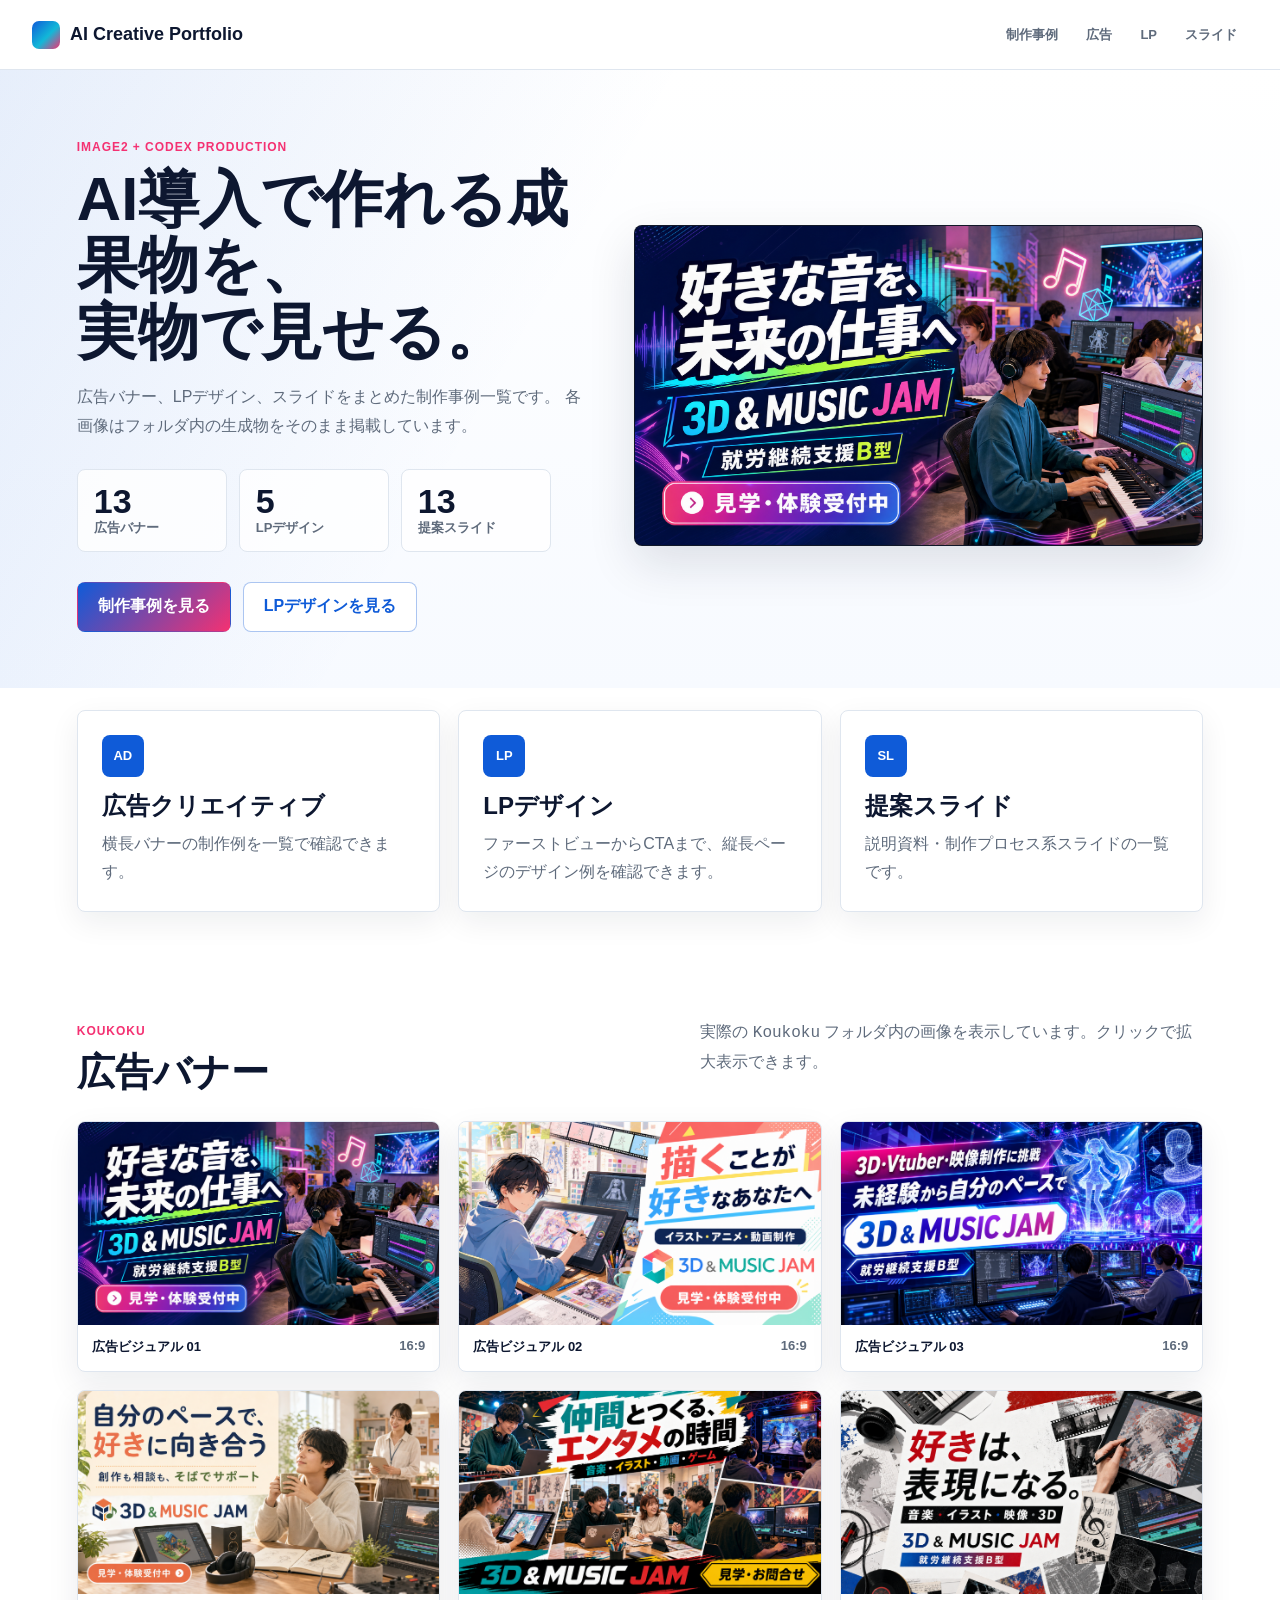
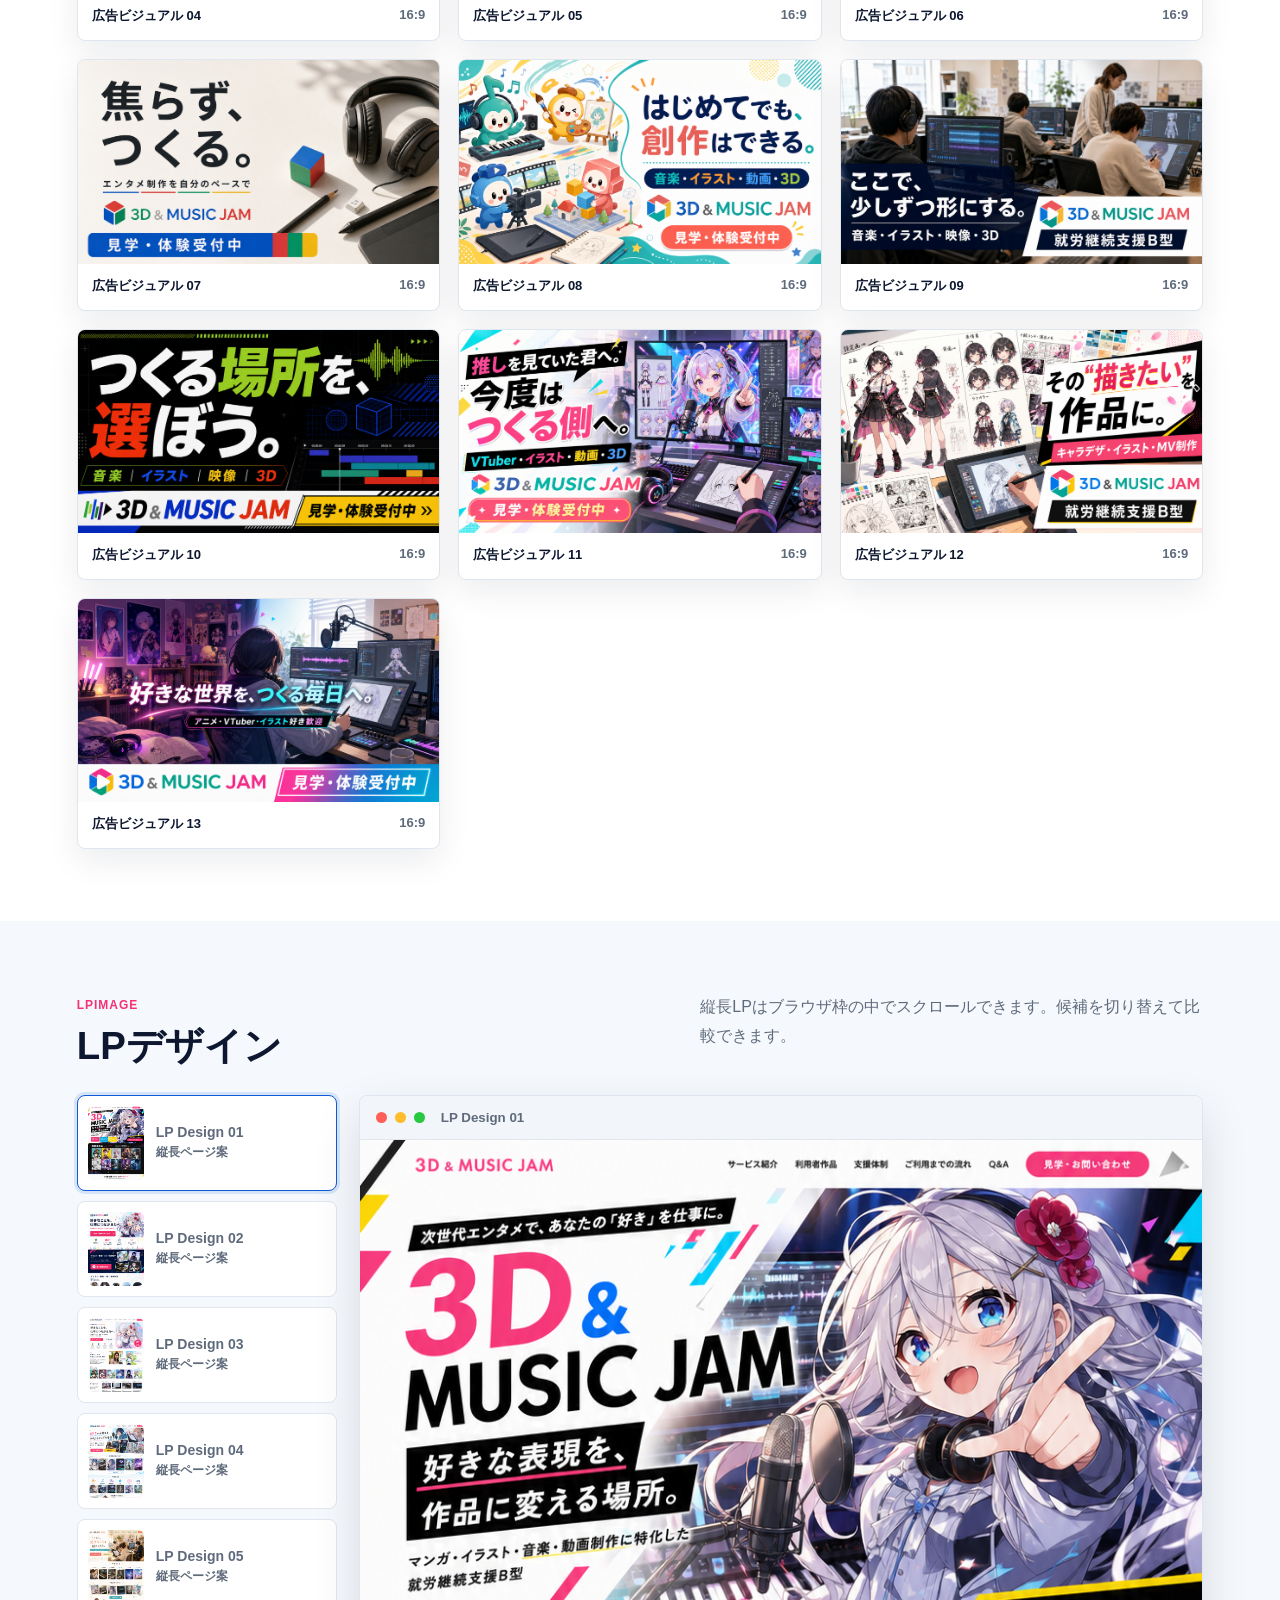
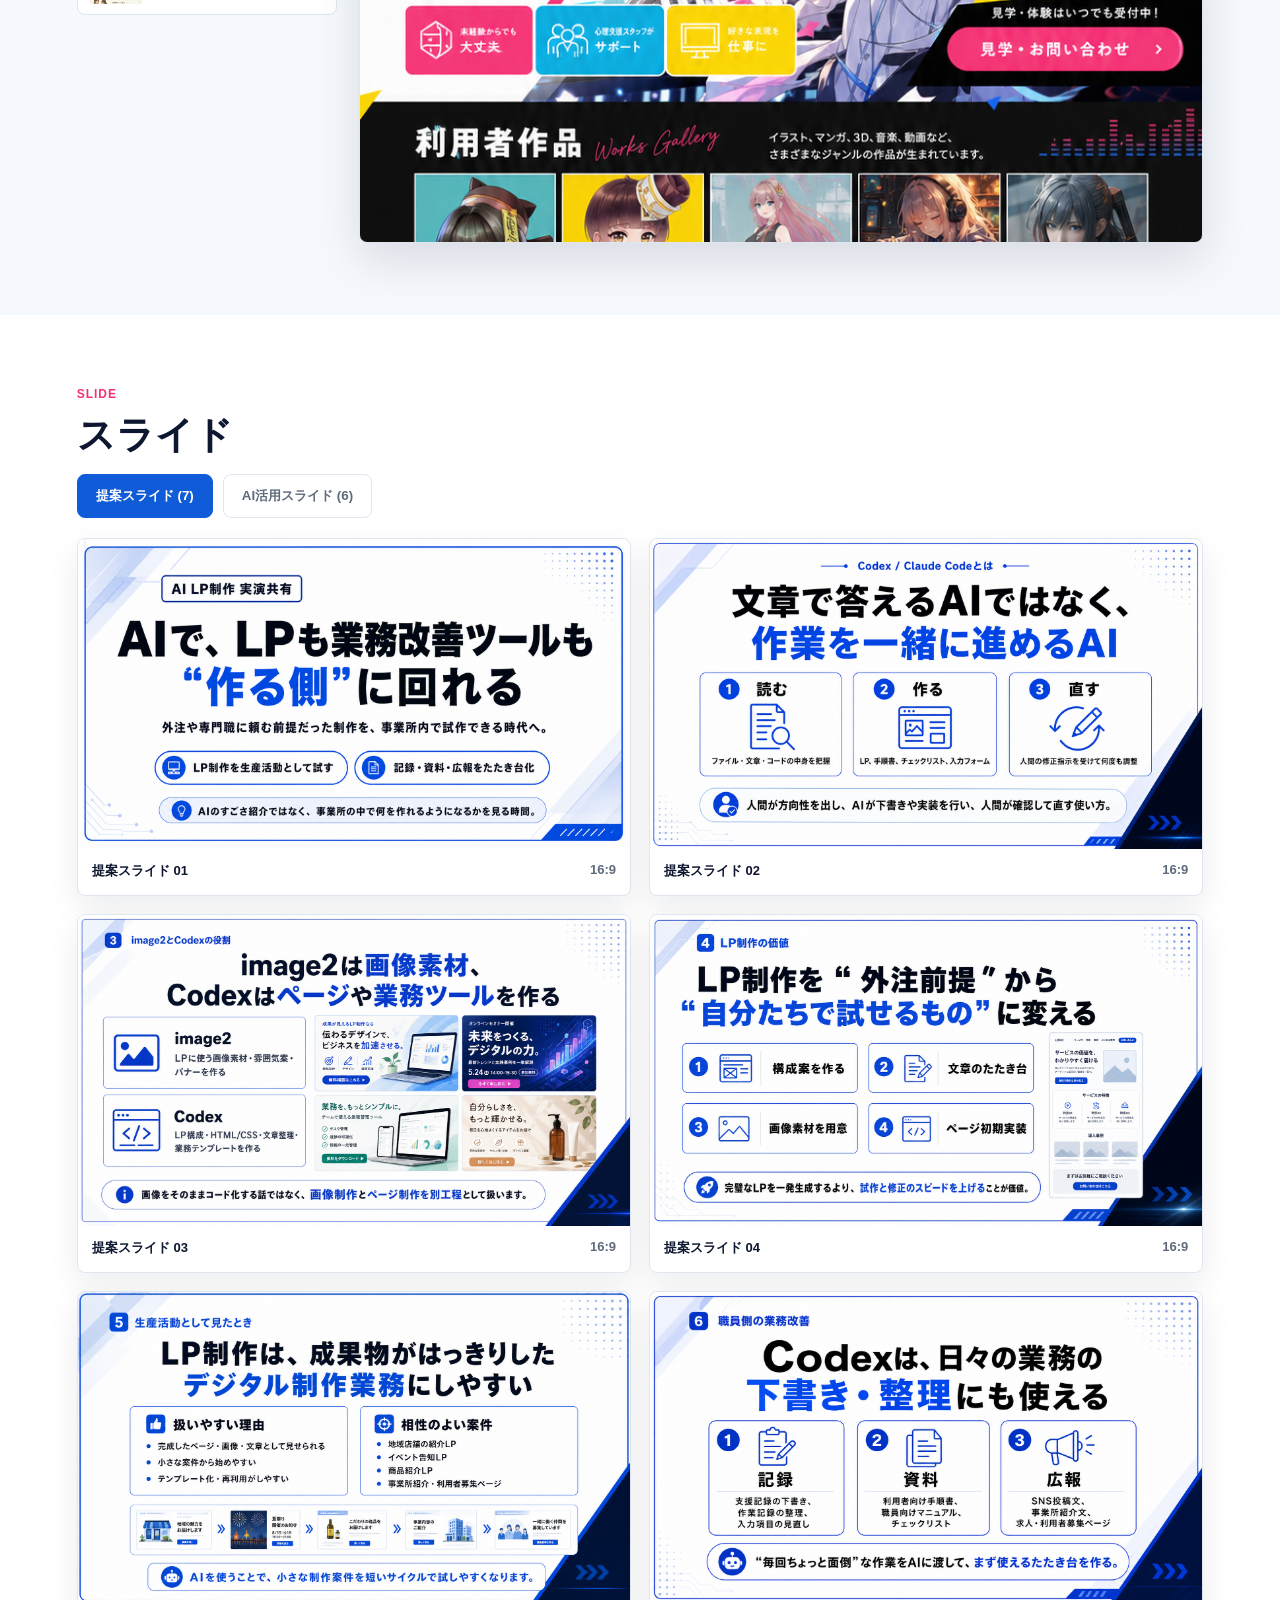
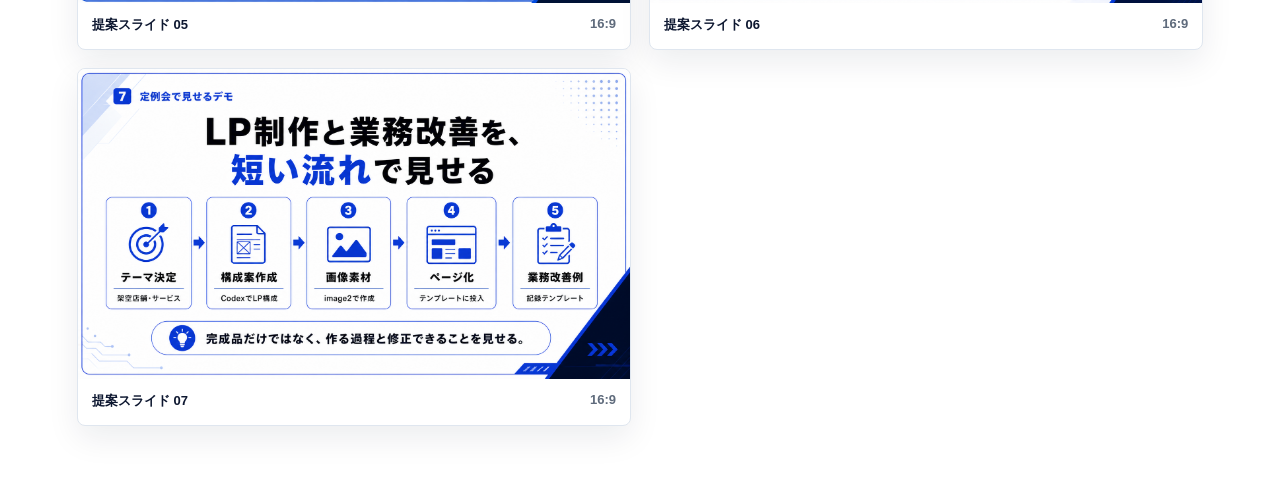
<file: index.html>
<!doctype html>
<html lang="ja">
  <head>
    <meta charset="utf-8" />
    <meta name="viewport" content="width=device-width, initial-scale=1" />
    <title>AI Creative Portfolio | 生成成果物プレビュー</title>
    <link rel="stylesheet" href="./styles.css" />
  </head>
  <body>
    <header class="site-header">
      <a class="brand" href="#top" aria-label="AI Creative Portfolio">
        <span class="brand-mark"></span>
        <span>AI Creative Portfolio</span>
      </a>
      <nav class="nav" aria-label="ページ内ナビゲーション">
        <a href="#works">制作事例</a>
        <a href="#ads">広告</a>
        <a href="#lp">LP</a>
        <a href="#slides">スライド</a>
      </nav>
    </header>

    <main id="top">
      <section class="hero">
        <div class="hero-copy">
          <p class="eyebrow">Image2 + Codex Production</p>
          <h1>
            <span>AI導入で作れる成果物を、</span>
            <span>実物で見せる。</span>
          </h1>
          <p class="lead">
            広告バナー、LPデザイン、スライドをまとめた制作事例一覧です。
            各画像はフォルダ内の生成物をそのまま掲載しています。
          </p>
          <div class="proof-grid" aria-label="成果物数">
            <div>
              <strong>13</strong>
              <span>広告バナー</span>
            </div>
            <div>
              <strong>5</strong>
              <span>LPデザイン</span>
            </div>
            <div>
              <strong>13</strong>
              <span>提案スライド</span>
            </div>
          </div>
          <div class="hero-actions">
            <a class="button primary" href="#works">制作事例を見る</a>
            <a class="button secondary" href="#lp">LPデザインを見る</a>
          </div>
        </div>

        <figure class="hero-visual">
          <img
            src="./Koukoku/ig_0d5743337ded92db016a002f4cf4f08191a73c2a82276c348d.png"
            alt="3D & MUSIC JAMの広告バナー生成例"
          />
        </figure>
      </section>

      <section class="overview" id="works" aria-label="制作カテゴリ">
        <article>
          <span class="category-icon">AD</span>
          <h2>広告クリエイティブ</h2>
          <p>横長バナーの制作例を一覧で確認できます。</p>
        </article>
        <article>
          <span class="category-icon">LP</span>
          <h2>LPデザイン</h2>
          <p>ファーストビューからCTAまで、縦長ページのデザイン例を確認できます。</p>
        </article>
        <article>
          <span class="category-icon">SL</span>
          <h2>提案スライド</h2>
          <p>説明資料・制作プロセス系スライドの一覧です。</p>
        </article>
      </section>

      <section class="section" id="ads">
        <div class="section-head">
          <div>
            <p class="eyebrow">Koukoku</p>
            <h2>広告バナー</h2>
          </div>
          <p>
            実際の <code>Koukoku</code> フォルダ内の画像を表示しています。クリックで拡大表示できます。
          </p>
        </div>
        <div class="ad-grid" id="adGrid"></div>
      </section>

      <section class="section split-section" id="lp">
        <div class="section-head">
          <div>
            <p class="eyebrow">LPImage</p>
            <h2>LPデザイン</h2>
          </div>
          <p>
            縦長LPはブラウザ枠の中でスクロールできます。候補を切り替えて比較できます。
          </p>
        </div>
        <div class="lp-workspace">
          <aside class="lp-selector" id="lpList" aria-label="LP候補一覧"></aside>
          <div class="browser-frame">
            <div class="browser-bar">
              <span></span><span></span><span></span>
              <small id="lpName">LP Design 01</small>
            </div>
            <div class="lp-scroll">
              <img id="lpPreview" alt="選択中のLPデザイン" />
            </div>
          </div>
        </div>
      </section>

      <section class="section" id="slides">
        <div class="section-head compact-section-head">
          <div>
            <p class="eyebrow">Slide</p>
            <h2>スライド</h2>
          </div>
        </div>
        <div class="slide-tab-bar" id="slideDeckTabs" aria-label="スライド種別"></div>
        <div class="slide-grid" id="slideRail"></div>
      </section>

    </main>

    <dialog class="lightbox" id="lightbox">
      <button class="icon-button" id="closeLightbox" aria-label="閉じる">×</button>
      <img id="lightboxImage" alt="" />
      <p id="lightboxCaption"></p>
    </dialog>

    <script src="./script.js"></script>
  </body>
</html>
</file>
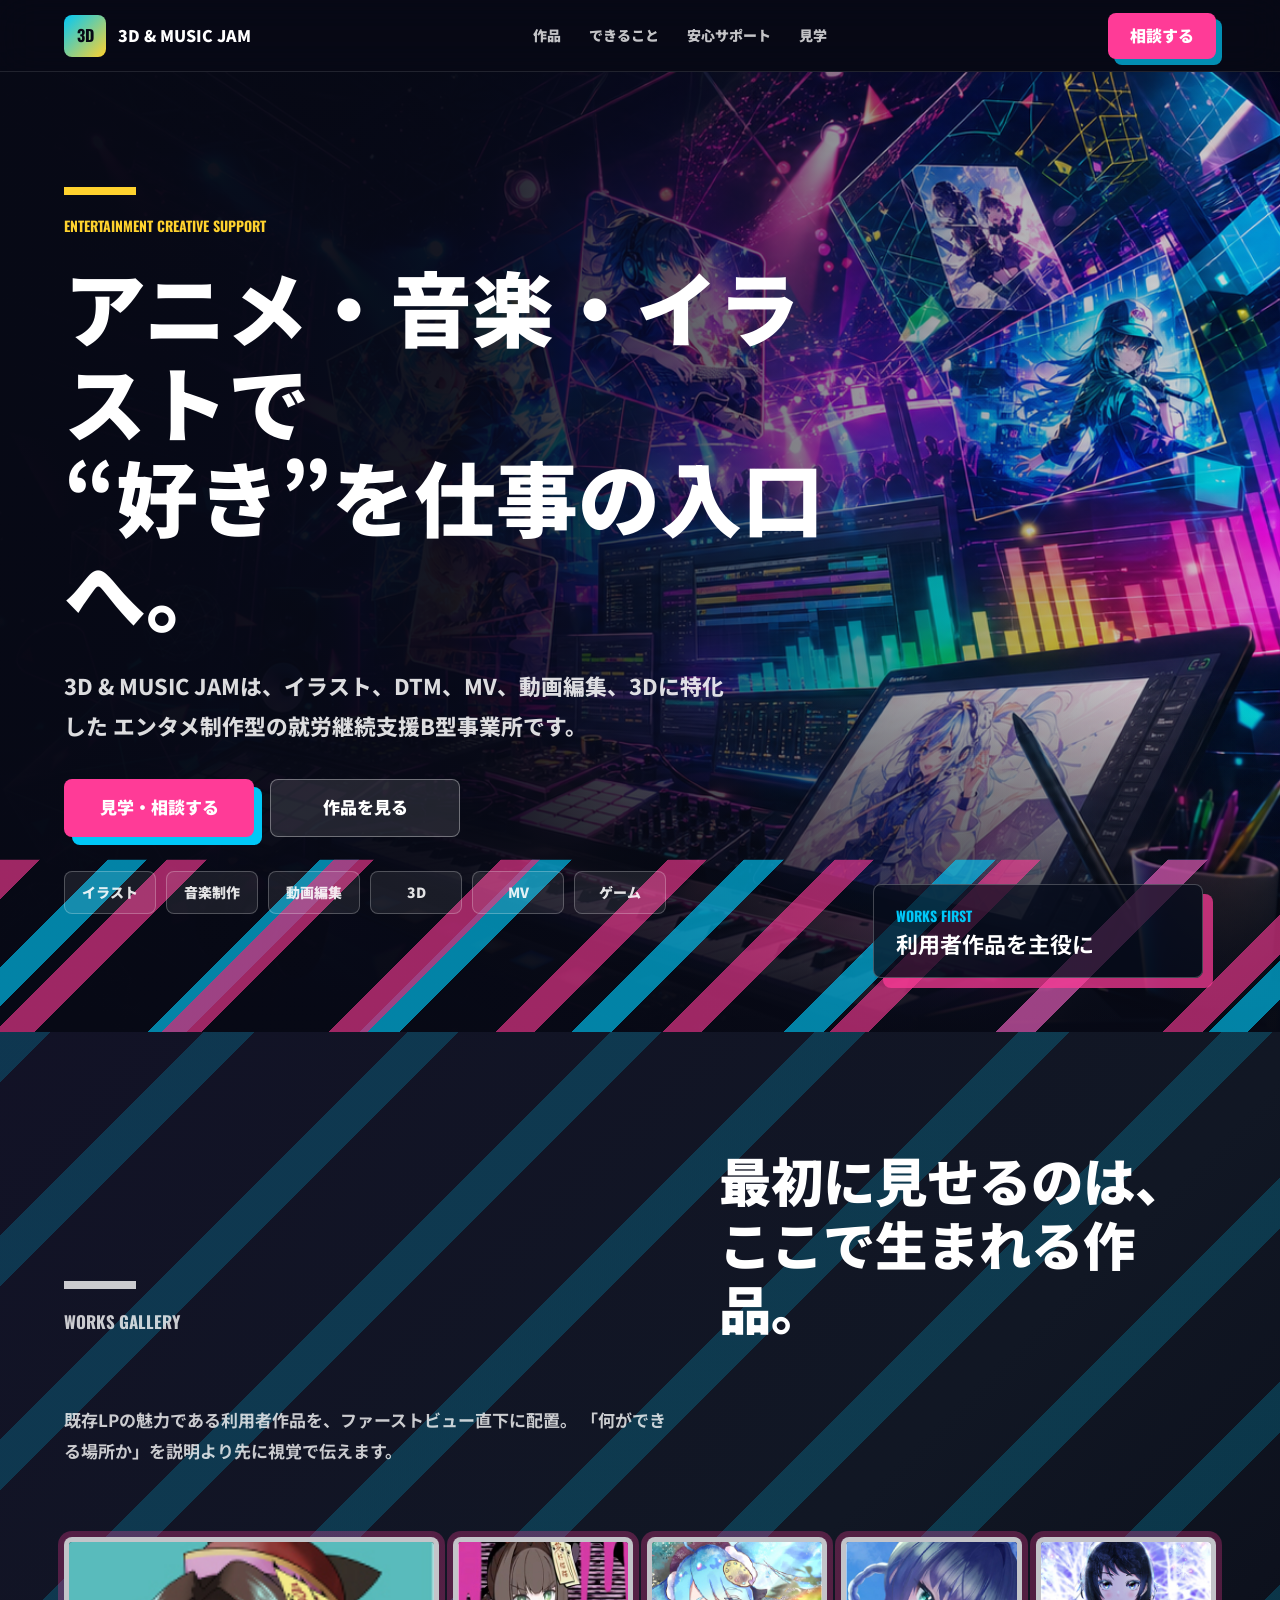
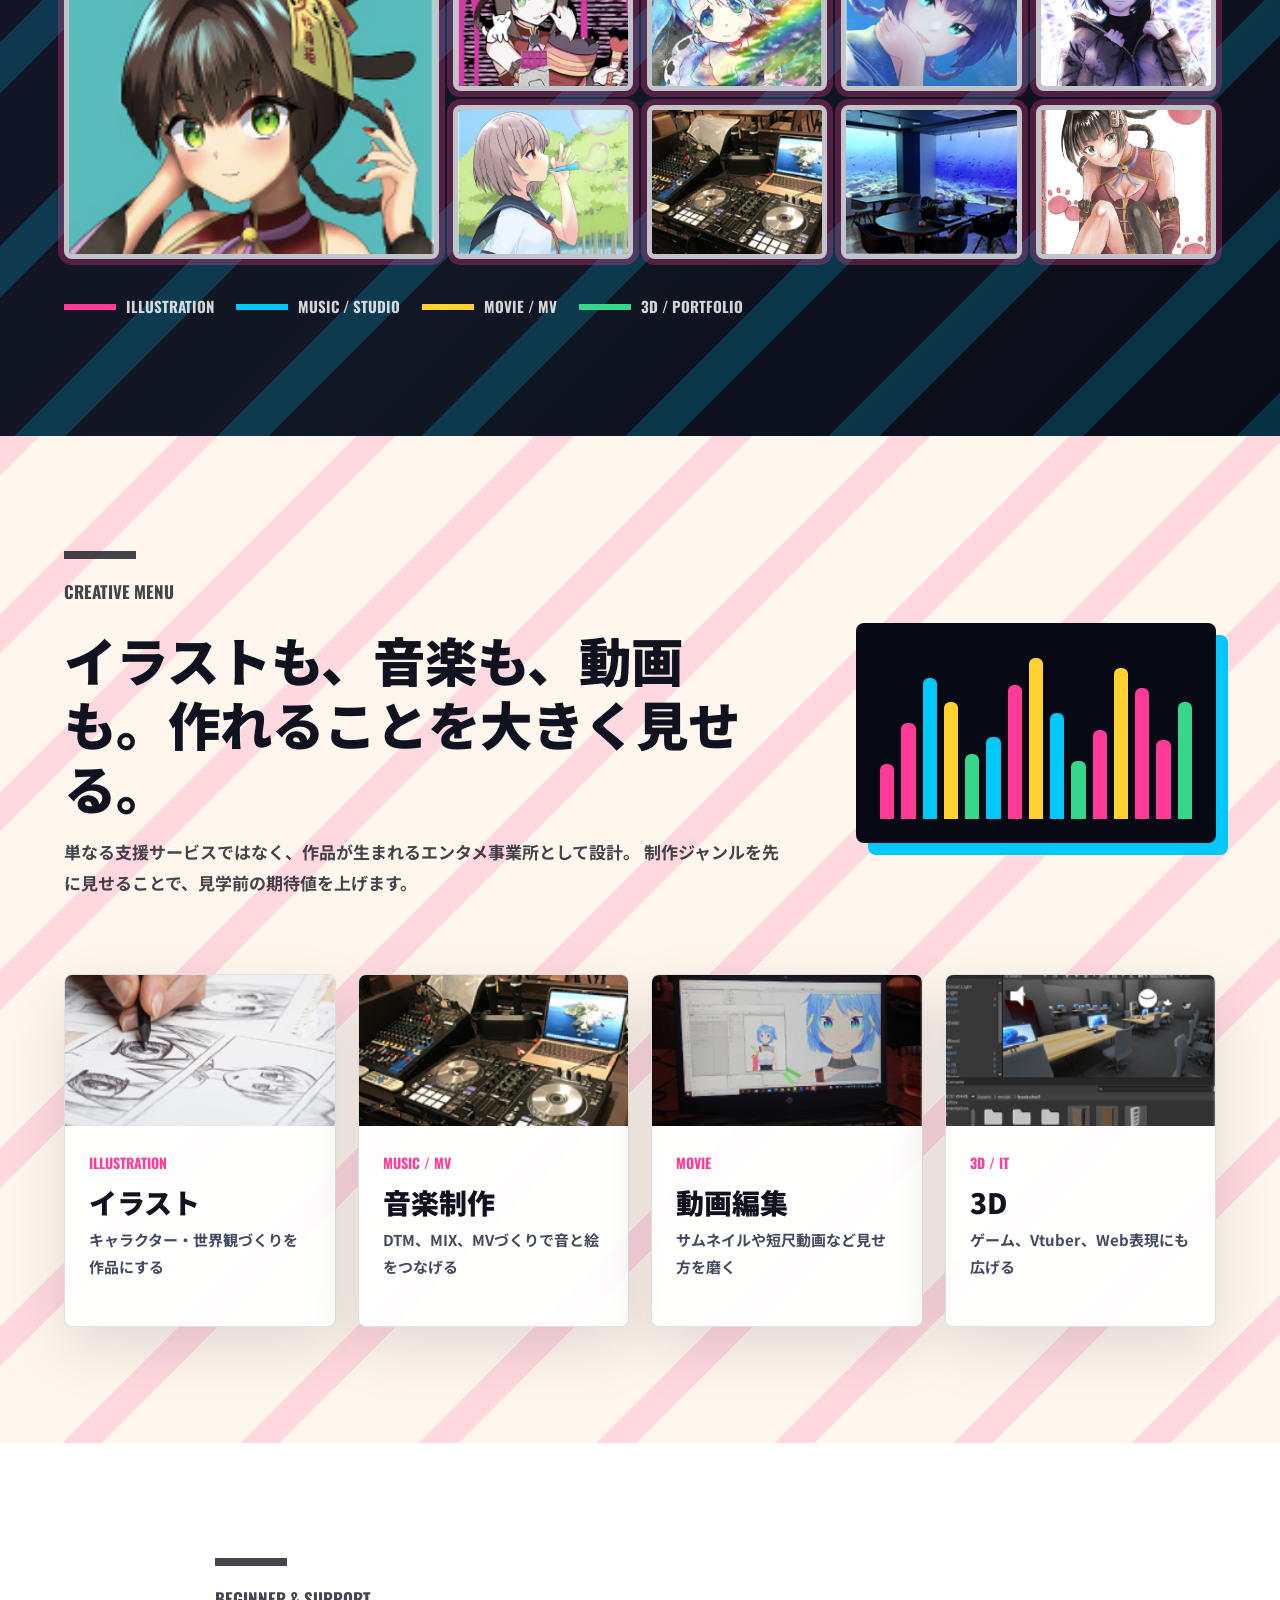
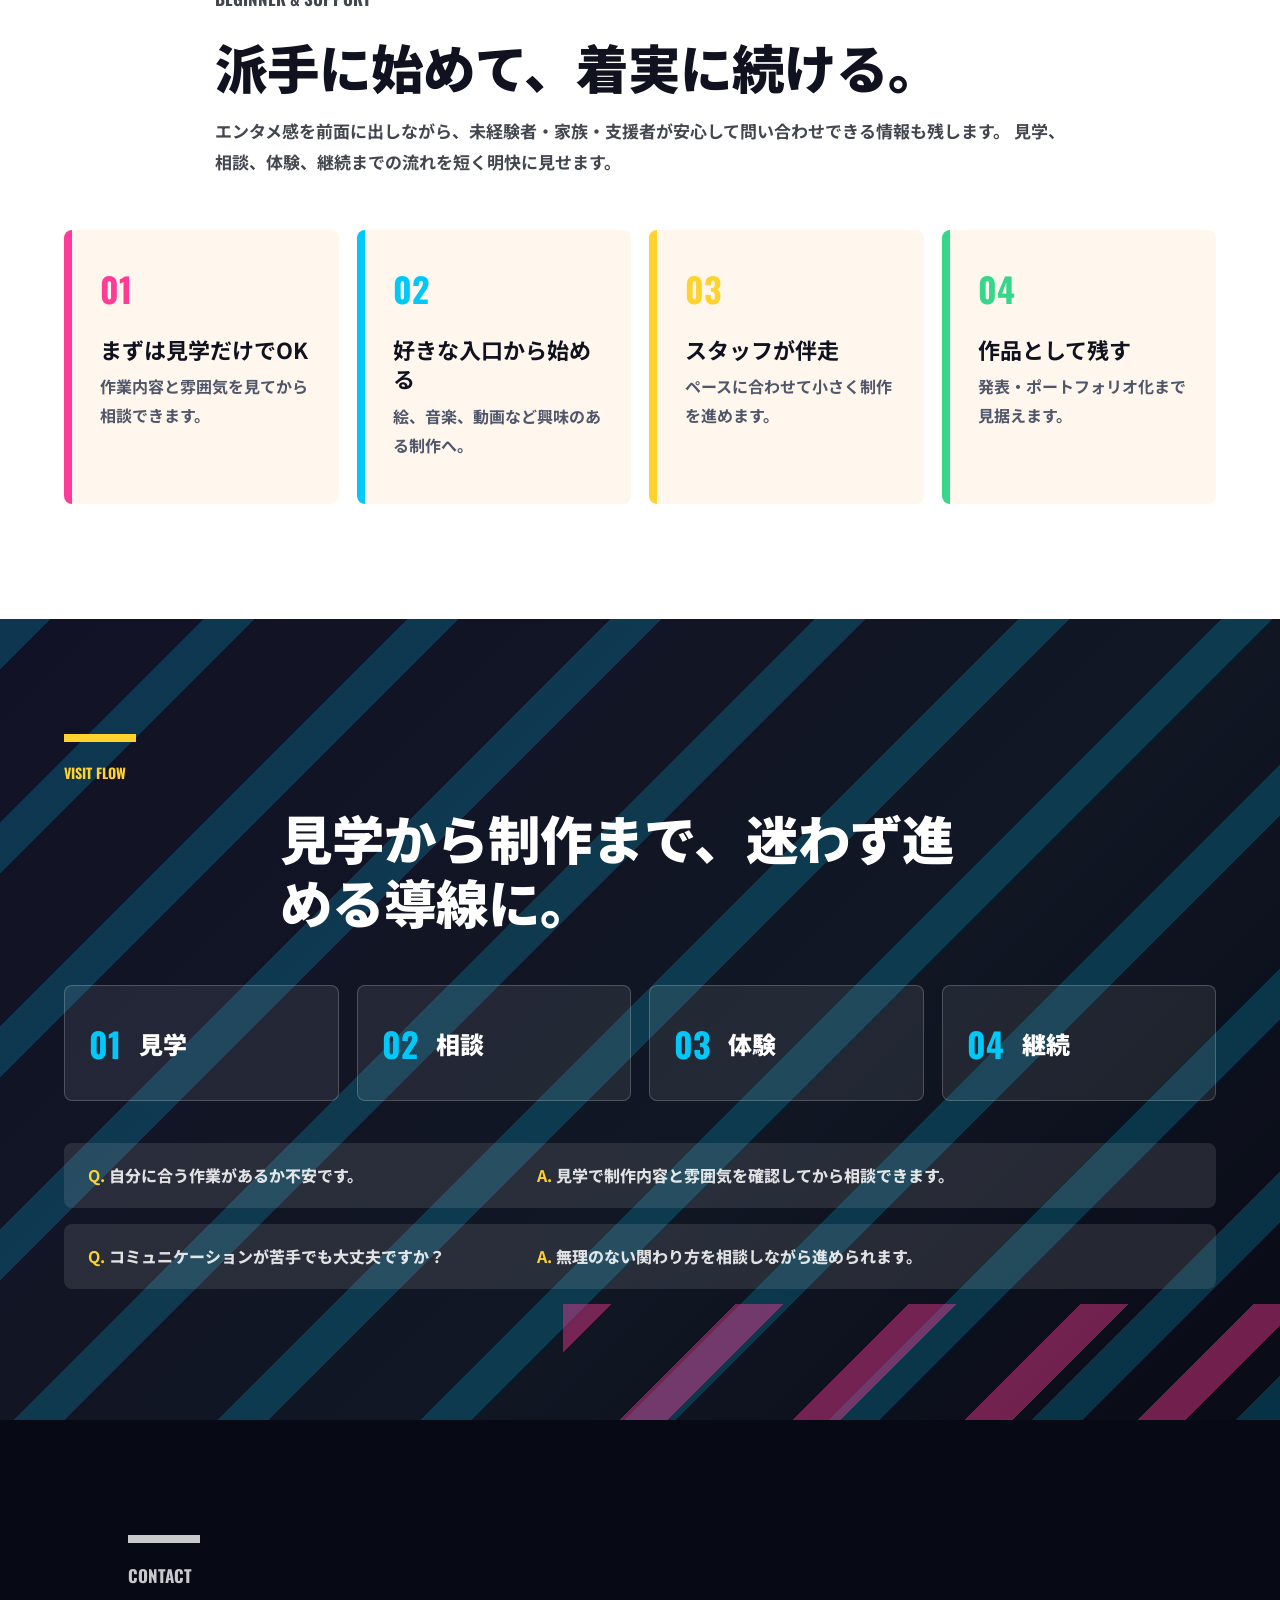
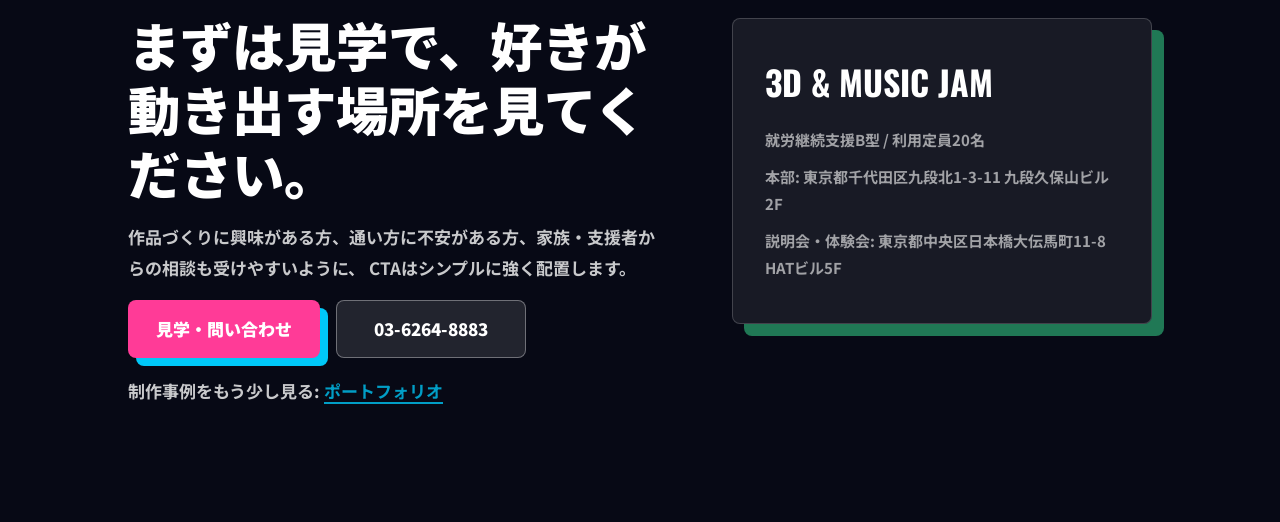
<file: lp/index.html>
<!doctype html>
<html lang="ja">
  <head>
    <meta charset="utf-8">
    <meta name="viewport" content="width=device-width, initial-scale=1">
    <title>3D & MUSIC JAM | エンタメ制作型 就労継続支援B型</title>
    <meta
      name="description"
      content="3D & MUSIC JAMは、イラスト・音楽制作・動画編集・3D・MV制作に取り組めるエンタメ制作型の就労継続支援B型事業所です。"
    >
    <link rel="preconnect" href="https://fonts.googleapis.com">
    <link rel="preconnect" href="https://fonts.gstatic.com" crossorigin>
    <link
      href="https://fonts.googleapis.com/css2?family=Noto+Sans+JP:wght@500;700;900&family=Oswald:wght@600;700&display=swap"
      rel="stylesheet"
    >
    <link rel="stylesheet" href="./styles.css">
  </head>
  <body>
    <header class="site-header">
      <a class="brand" href="#top" aria-label="3D & MUSIC JAM トップへ">
        <span class="brand-mark">3D</span>
        <span>3D & MUSIC JAM</span>
      </a>
      <nav class="site-nav" aria-label="主要ナビゲーション">
        <a href="#works">作品</a>
        <a href="#creative">できること</a>
        <a href="#support">安心サポート</a>
        <a href="#contact">見学</a>
      </nav>
      <a class="header-cta" href="#contact">相談する</a>
    </header>

    <main id="top">
      <section class="hero" aria-labelledby="hero-title">
        <img
          class="hero-bg"
          src="./assets/hero-entertainment-image2.png"
          alt=""
          aria-hidden="true"
        >
        <div class="hero-shade" aria-hidden="true"></div>
        <div class="hero-grid" aria-hidden="true"></div>
        <div class="hero-inner">
          <p class="eyebrow">ENTERTAINMENT CREATIVE SUPPORT</p>
          <h1 id="hero-title">アニメ・音楽・イラストで<br>“好き”を仕事の入口へ。</h1>
          <p class="hero-lead">
            3D & MUSIC JAMは、イラスト、DTM、MV、動画編集、3Dに特化した
            エンタメ制作型の就労継続支援B型事業所です。
          </p>
          <div class="hero-actions">
            <a class="button button-primary" href="#contact">見学・相談する</a>
            <a class="button button-ghost" href="#works">作品を見る</a>
          </div>
          <ul class="hero-tags" aria-label="制作ジャンル">
            <li>イラスト</li>
            <li>音楽制作</li>
            <li>動画編集</li>
            <li>3D</li>
            <li>MV</li>
            <li>ゲーム</li>
          </ul>
        </div>
        <div class="hero-proof" aria-label="LP改良ポイント">
          <span>WORKS FIRST</span>
          <strong>利用者作品を主役に</strong>
        </div>
      </section>

      <section id="works" class="section section-dark works-section" aria-labelledby="works-title">
        <div class="section-head">
          <p class="eyebrow cyan">WORKS GALLERY</p>
          <h2 id="works-title">最初に見せるのは、ここで生まれる作品。</h2>
          <p>
            既存LPの魅力である利用者作品を、ファーストビュー直下に配置。
            「何ができる場所か」を説明より先に視覚で伝えます。
          </p>
        </div>
        <div class="works-grid">
          <img class="work large" src="../assets/musicjam/pc_area04_1.jpg" alt="利用者作品のキャラクターイラスト">
          <img src="../assets/musicjam/pc_area04_2.jpg" alt="利用者作品のイラスト">
          <img src="../assets/musicjam/pc_area04_3.jpg" alt="利用者作品の水彩調イラスト">
          <img src="../assets/musicjam/pc_area04_4.jpg" alt="利用者作品のキャラクターイラスト">
          <img src="../assets/musicjam/pc_area04_5.jpg" alt="利用者作品の人物イラスト">
          <img src="../assets/musicjam/pc_area04_6.jpg" alt="利用者作品のキャラクターイラスト">
          <img src="../assets/musicjam/pc_area05_5.jpg" alt="音楽制作機材の写真">
          <img src="../assets/musicjam/pc_area05_9.jpg" alt="プロジェクション映像の作品例">
          <img src="../assets/musicjam/pc_area05_img2.jpg" alt="3D制作画面の写真">
        </div>
        <div class="legend">
          <span class="pink"></span>ILLUSTRATION
          <span class="cyan"></span>MUSIC / STUDIO
          <span class="yellow"></span>MOVIE / MV
          <span class="green"></span>3D / PORTFOLIO
        </div>
      </section>

      <section id="creative" class="section section-light" aria-labelledby="creative-title">
        <div class="split">
          <div>
            <p class="eyebrow pink">CREATIVE MENU</p>
            <h2 id="creative-title">イラストも、音楽も、動画も。作れることを大きく見せる。</h2>
            <p>
              単なる支援サービスではなく、作品が生まれるエンタメ事業所として設計。
              制作ジャンルを先に見せることで、見学前の期待値を上げます。
            </p>
          </div>
          <div class="signal-panel" aria-hidden="true">
            <span></span><span></span><span></span><span></span><span></span>
            <span></span><span></span><span></span><span></span><span></span>
            <span></span><span></span><span></span><span></span><span></span>
          </div>
        </div>
        <div class="menu-grid">
          <article class="menu-card">
            <img src="../assets/musicjam/pc_area05_1.jpg" alt="イラスト制作の作品例">
            <p>ILLUSTRATION</p>
            <h3>イラスト</h3>
            <span>キャラクター・世界観づくりを作品にする</span>
          </article>
          <article class="menu-card">
            <img src="../assets/musicjam/pc_area05_5.jpg" alt="音楽制作機材">
            <p>MUSIC / MV</p>
            <h3>音楽制作</h3>
            <span>DTM、MIX、MVづくりで音と絵をつなげる</span>
          </article>
          <article class="menu-card">
            <img src="../assets/musicjam/pc_area05_4.jpg" alt="動画編集のイメージ">
            <p>MOVIE</p>
            <h3>動画編集</h3>
            <span>サムネイルや短尺動画など見せ方を磨く</span>
          </article>
          <article class="menu-card">
            <img src="../assets/musicjam/pc_area05_7.jpg" alt="3D制作の画面">
            <p>3D / IT</p>
            <h3>3D</h3>
            <span>ゲーム、Vtuber、Web表現にも広げる</span>
          </article>
        </div>
      </section>

      <section id="support" class="section support-section" aria-labelledby="support-title">
        <div class="support-copy">
          <p class="eyebrow green">BEGINNER & SUPPORT</p>
          <h2 id="support-title">派手に始めて、着実に続ける。</h2>
          <p>
            エンタメ感を前面に出しながら、未経験者・家族・支援者が安心して問い合わせできる情報も残します。
            見学、相談、体験、継続までの流れを短く明快に見せます。
          </p>
        </div>
        <div class="steps">
          <article>
            <span>01</span>
            <h3>まずは見学だけでOK</h3>
            <p>作業内容と雰囲気を見てから相談できます。</p>
          </article>
          <article>
            <span>02</span>
            <h3>好きな入口から始める</h3>
            <p>絵、音楽、動画など興味のある制作へ。</p>
          </article>
          <article>
            <span>03</span>
            <h3>スタッフが伴走</h3>
            <p>ペースに合わせて小さく制作を進めます。</p>
          </article>
          <article>
            <span>04</span>
            <h3>作品として残す</h3>
            <p>発表・ポートフォリオ化まで見据えます。</p>
          </article>
        </div>
      </section>

      <section class="section section-dark flow-section" aria-labelledby="flow-title">
        <p class="eyebrow yellow">VISIT FLOW</p>
        <h2 id="flow-title">見学から制作まで、迷わず進める導線に。</h2>
        <div class="flow-row" aria-label="見学から継続までの流れ">
          <div><span>01</span>見学</div>
          <div><span>02</span>相談</div>
          <div><span>03</span>体験</div>
          <div><span>04</span>継続</div>
        </div>
        <div class="faq-strip">
          <p><strong>Q.</strong> 自分に合う作業があるか不安です。</p>
          <p><strong>A.</strong> 見学で制作内容と雰囲気を確認してから相談できます。</p>
        </div>
        <div class="faq-strip">
          <p><strong>Q.</strong> コミュニケーションが苦手でも大丈夫ですか？</p>
          <p><strong>A.</strong> 無理のない関わり方を相談しながら進められます。</p>
        </div>
      </section>

      <section id="contact" class="section cta-section" aria-labelledby="contact-title">
        <div>
          <p class="eyebrow cyan">CONTACT</p>
          <h2 id="contact-title">まずは見学で、好きが動き出す場所を見てください。</h2>
          <p>
            作品づくりに興味がある方、通い方に不安がある方、家族・支援者からの相談も受けやすいように、
            CTAはシンプルに強く配置します。
          </p>
          <div class="hero-actions">
            <a class="button button-primary" href="https://musicjam.jp/#contact">見学・問い合わせ</a>
            <a class="button button-ghost" href="tel:0362648883">03-6264-8883</a>
          </div>
          <p class="portfolio-note">
            制作事例をもう少し見る:
            <a href="https://kazushinishiyama.github.io/portfolio/" target="_blank" rel="noreferrer">
              ポートフォリオ
            </a>
          </p>
        </div>
        <div class="access-box">
          <h3>3D & MUSIC JAM</h3>
          <p>就労継続支援B型 / 利用定員20名</p>
          <p>本部: 東京都千代田区九段北1-3-11 九段久保山ビル2F</p>
          <p>説明会・体験会: 東京都中央区日本橋大伝馬町11-8 HATビル5F</p>
        </div>
      </section>
    </main>
  </body>
</html>
</file>
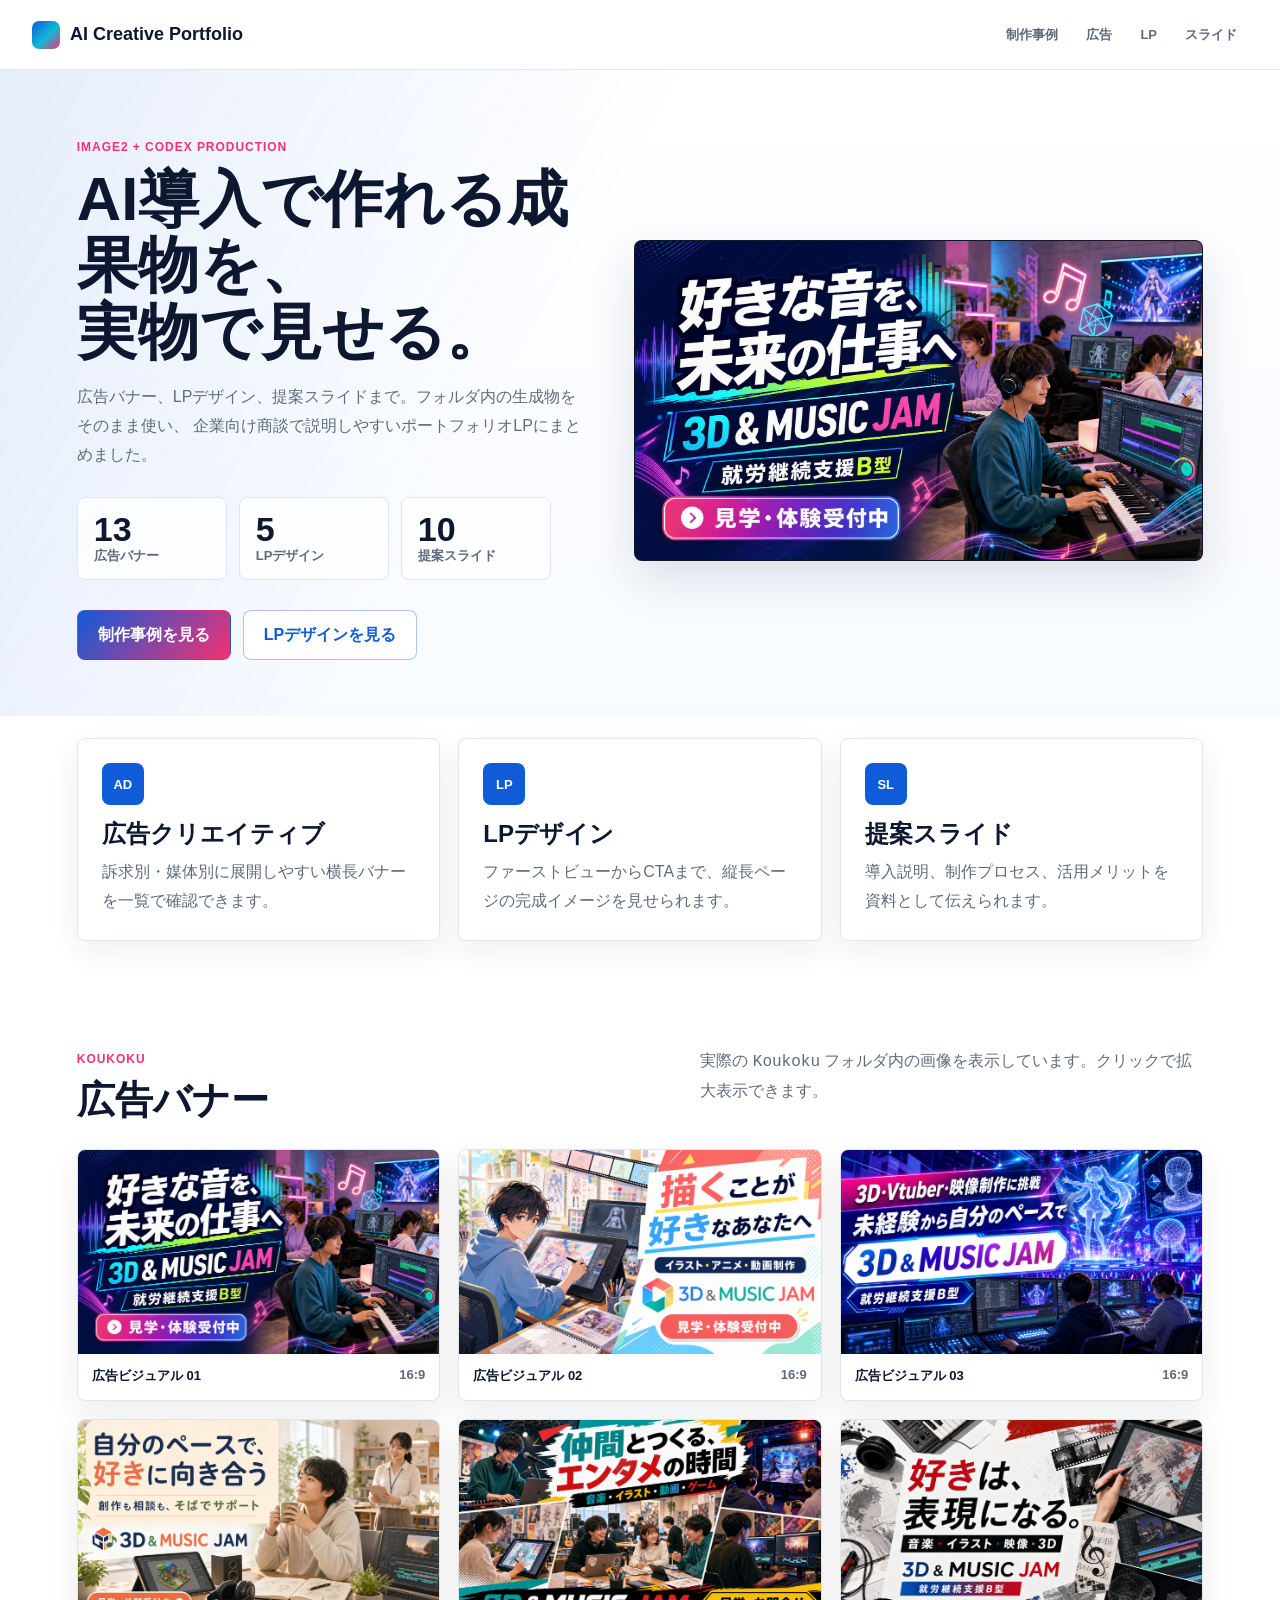
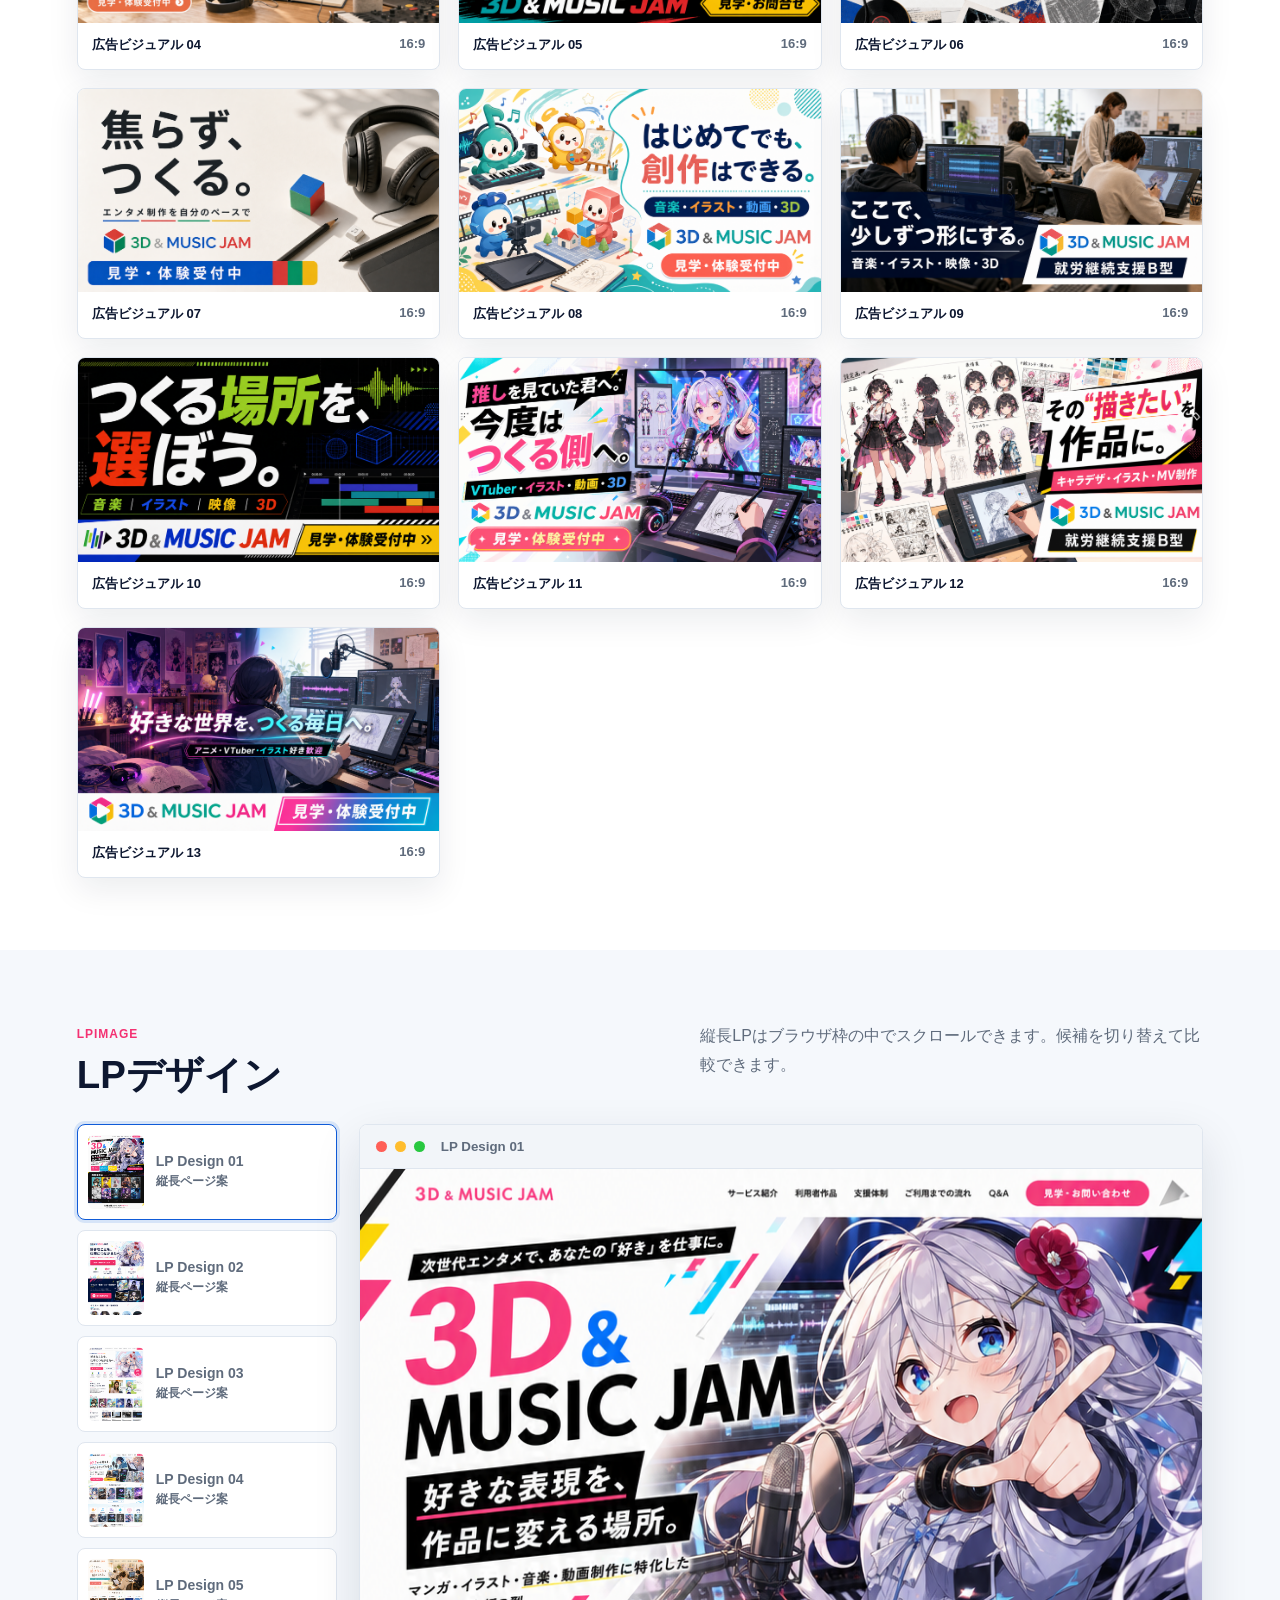
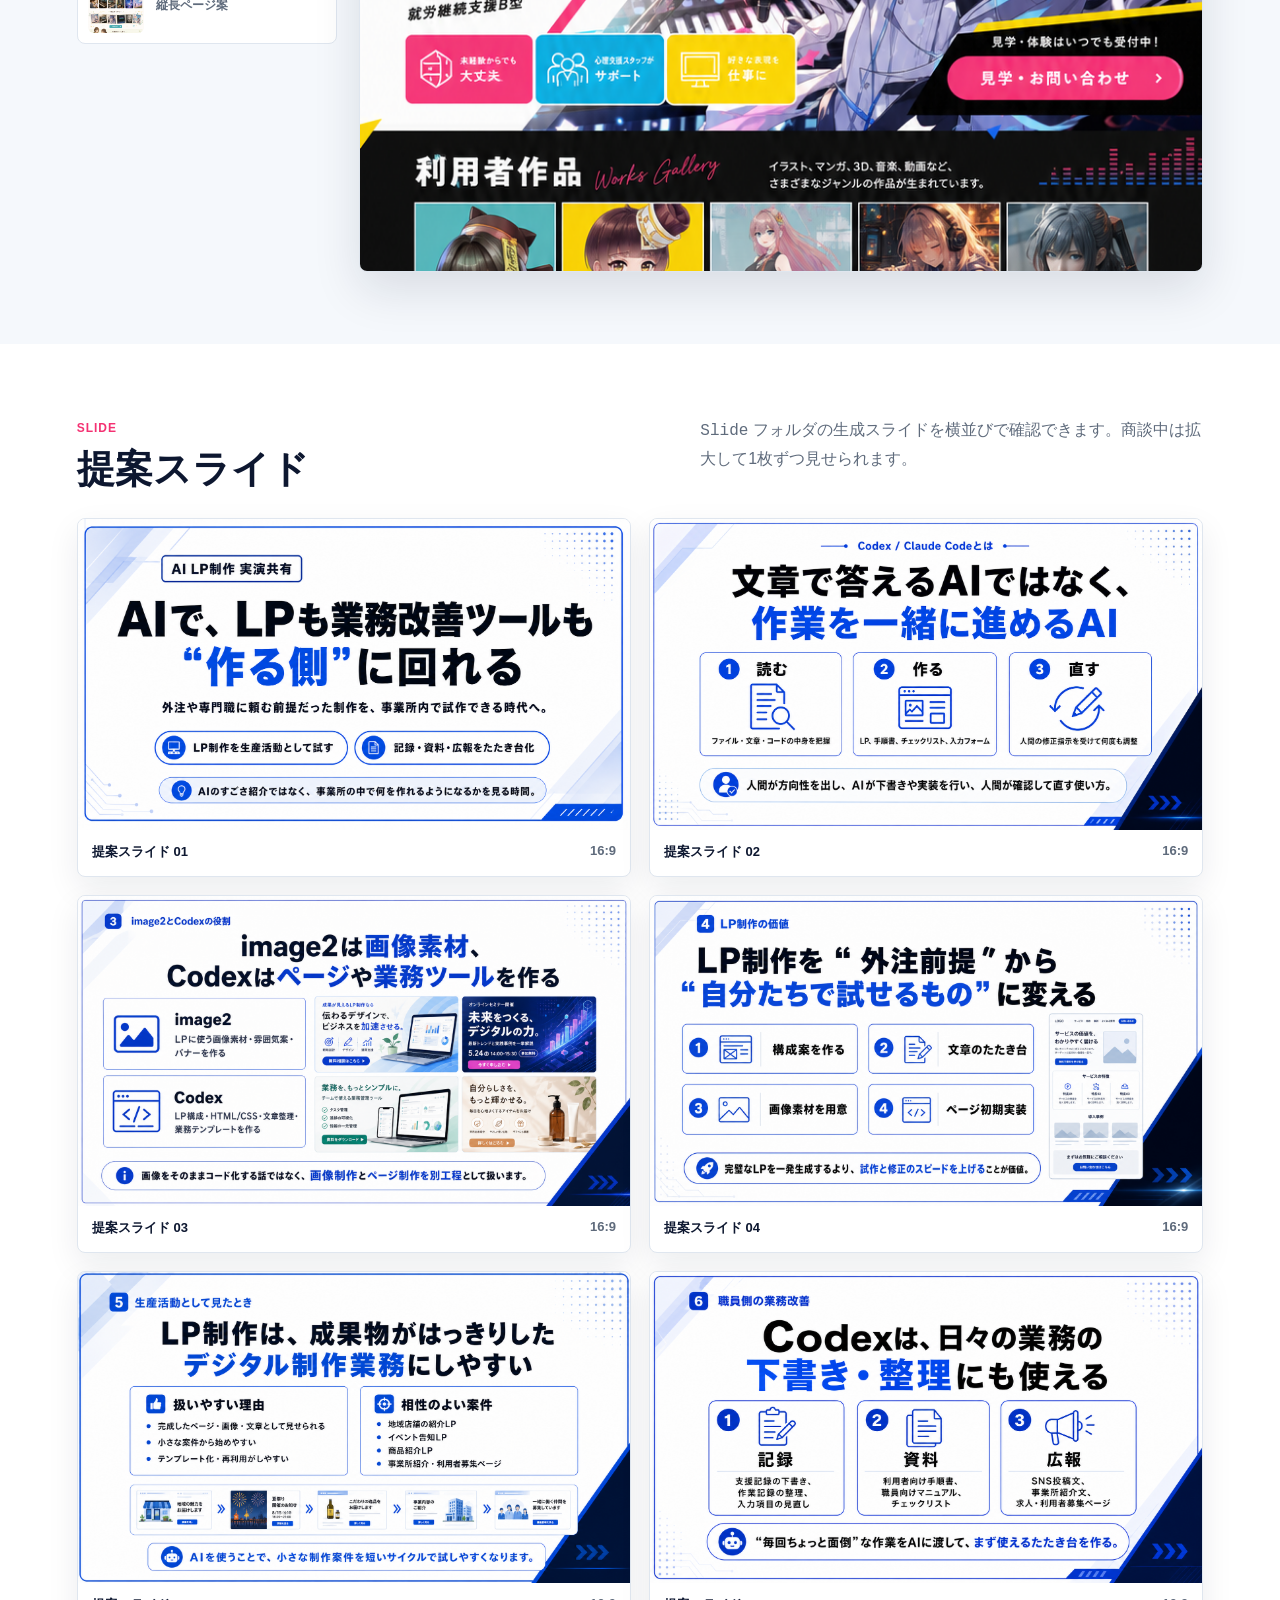
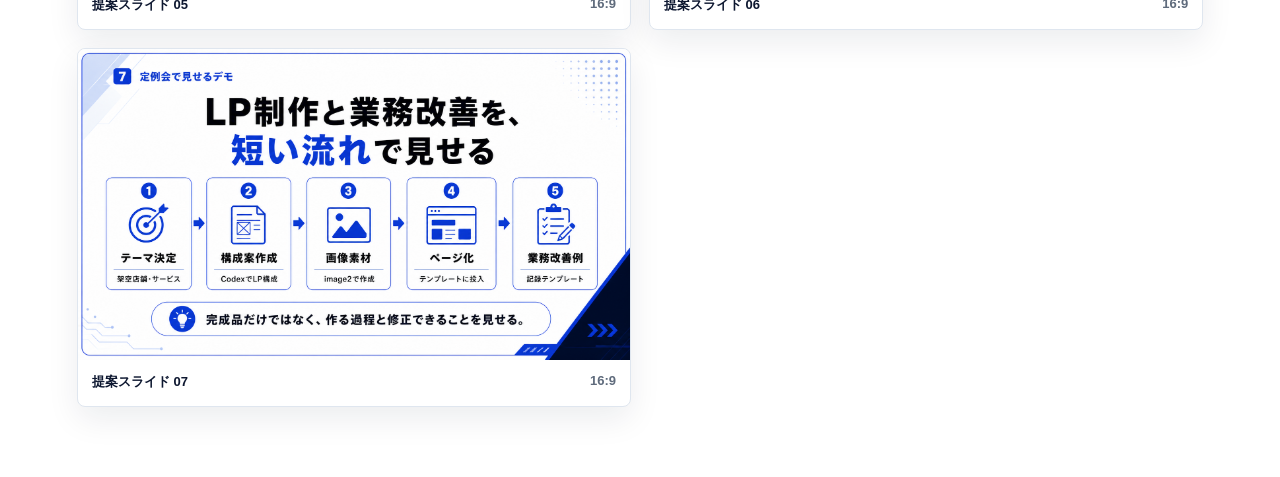
<file: portfolio/index.html>
<!doctype html>
<html lang="ja">
  <head>
    <meta charset="utf-8" />
    <meta name="viewport" content="width=device-width, initial-scale=1" />
    <title>AI Creative Portfolio | 生成成果物プレビュー</title>
    <link rel="stylesheet" href="./styles.css" />
  </head>
  <body>
    <header class="site-header">
      <a class="brand" href="#top" aria-label="AI Creative Portfolio">
        <span class="brand-mark"></span>
        <span>AI Creative Portfolio</span>
      </a>
      <nav class="nav" aria-label="ページ内ナビゲーション">
        <a href="#works">制作事例</a>
        <a href="#ads">広告</a>
        <a href="#lp">LP</a>
        <a href="#slides">スライド</a>
      </nav>
    </header>

    <main id="top">
      <section class="hero">
        <div class="hero-copy">
          <p class="eyebrow">Image2 + Codex Production</p>
          <h1>
            <span>AI導入で作れる成果物を、</span>
            <span>実物で見せる。</span>
          </h1>
          <p class="lead">
            広告バナー、LPデザイン、提案スライドまで。フォルダ内の生成物をそのまま使い、
            企業向け商談で説明しやすいポートフォリオLPにまとめました。
          </p>
          <div class="proof-grid" aria-label="成果物数">
            <div>
              <strong>13</strong>
              <span>広告バナー</span>
            </div>
            <div>
              <strong>5</strong>
              <span>LPデザイン</span>
            </div>
            <div>
              <strong>10</strong>
              <span>提案スライド</span>
            </div>
          </div>
          <div class="hero-actions">
            <a class="button primary" href="#works">制作事例を見る</a>
            <a class="button secondary" href="#lp">LPデザインを見る</a>
          </div>
        </div>

        <figure class="hero-visual">
          <img
            src="../Koukoku/ig_0d5743337ded92db016a002f4cf4f08191a73c2a82276c348d.png"
            alt="3D & MUSIC JAMの広告バナー生成例"
          />
        </figure>
      </section>

      <section class="overview" id="works" aria-label="制作カテゴリ">
        <article>
          <span class="category-icon">AD</span>
          <h2>広告クリエイティブ</h2>
          <p>訴求別・媒体別に展開しやすい横長バナーを一覧で確認できます。</p>
        </article>
        <article>
          <span class="category-icon">LP</span>
          <h2>LPデザイン</h2>
          <p>ファーストビューからCTAまで、縦長ページの完成イメージを見せられます。</p>
        </article>
        <article>
          <span class="category-icon">SL</span>
          <h2>提案スライド</h2>
          <p>導入説明、制作プロセス、活用メリットを資料として伝えられます。</p>
        </article>
      </section>

      <section class="section" id="ads">
        <div class="section-head">
          <div>
            <p class="eyebrow">Koukoku</p>
            <h2>広告バナー</h2>
          </div>
          <p>
            実際の <code>Koukoku</code> フォルダ内の画像を表示しています。クリックで拡大表示できます。
          </p>
        </div>
        <div class="ad-grid" id="adGrid"></div>
      </section>

      <section class="section split-section" id="lp">
        <div class="section-head">
          <div>
            <p class="eyebrow">LPImage</p>
            <h2>LPデザイン</h2>
          </div>
          <p>
            縦長LPはブラウザ枠の中でスクロールできます。候補を切り替えて比較できます。
          </p>
        </div>
        <div class="lp-workspace">
          <aside class="lp-selector" id="lpList" aria-label="LP候補一覧"></aside>
          <div class="browser-frame">
            <div class="browser-bar">
              <span></span><span></span><span></span>
              <small id="lpName">LP Design 01</small>
            </div>
            <div class="lp-scroll">
              <img id="lpPreview" alt="選択中のLPデザイン" />
            </div>
          </div>
        </div>
      </section>

      <section class="section" id="slides">
        <div class="section-head">
          <div>
            <p class="eyebrow">Slide</p>
            <h2>提案スライド</h2>
          </div>
          <p>
            <code>Slide</code> フォルダの生成スライドを横並びで確認できます。商談中は拡大して1枚ずつ見せられます。
          </p>
        </div>
        <div class="slide-grid" id="slideRail"></div>
      </section>

    </main>

    <dialog class="lightbox" id="lightbox">
      <button class="icon-button" id="closeLightbox" aria-label="閉じる">×</button>
      <img id="lightboxImage" alt="" />
      <p id="lightboxCaption"></p>
    </dialog>

    <script src="./script.js"></script>
  </body>
</html>
</file>
<file: styles.css>
:root {
  color-scheme: light;
  --ink: #0d1730;
  --muted: #5f6b7c;
  --line: #dfe6ef;
  --soft: #f5f8fc;
  --panel: #ffffff;
  --blue: #0f5bd8;
  --deep-blue: #082d79;
  --cyan: #12b8d8;
  --pink: #f43172;
  --green: #11946a;
  --shadow: 0 18px 48px rgba(13, 23, 48, 0.12);
}

* {
  box-sizing: border-box;
}

html {
  scroll-behavior: smooth;
}

body {
  margin: 0;
  color: var(--ink);
  font-family:
    Inter, "Helvetica Neue", Arial, "Hiragino Kaku Gothic ProN", "Yu Gothic",
    Meiryo, sans-serif;
  background: var(--soft);
  letter-spacing: 0;
}

img {
  display: block;
  max-width: 100%;
}

a {
  color: inherit;
  text-decoration: none;
}

.site-header {
  position: sticky;
  top: 0;
  z-index: 30;
  display: flex;
  align-items: center;
  justify-content: space-between;
  min-height: 70px;
  padding: 0 32px;
  background: rgba(255, 255, 255, 0.92);
  border-bottom: 1px solid var(--line);
  backdrop-filter: blur(16px);
}

.brand,
.nav,
.hero-actions,
.proof-grid,
.browser-bar {
  display: flex;
  align-items: center;
}

.brand {
  gap: 10px;
  font-size: 18px;
  font-weight: 900;
  letter-spacing: 0;
}

.brand-mark {
  width: 28px;
  height: 28px;
  border-radius: 7px;
  background: linear-gradient(135deg, var(--blue), var(--cyan) 55%, var(--pink));
}

.nav {
  gap: 6px;
}

.nav a {
  padding: 9px 11px;
  border-radius: 8px;
  color: var(--muted);
  font-size: 13px;
  font-weight: 800;
  white-space: nowrap;
}

.nav a:hover {
  color: var(--ink);
  background: #edf3fb;
}

.hero {
  display: grid;
  grid-template-columns: minmax(0, 0.95fr) minmax(420px, 1.05fr);
  gap: 42px;
  align-items: center;
  padding: 70px 6vw 56px;
  background:
    linear-gradient(120deg, rgba(15, 91, 216, 0.1), transparent 42%),
    linear-gradient(180deg, #ffffff 0%, #f7faff 100%);
}

.hero-copy {
  max-width: 760px;
}

.eyebrow {
  margin: 0 0 12px;
  color: var(--pink);
  font-size: 12px;
  font-weight: 900;
  letter-spacing: 0.08em;
  text-transform: uppercase;
}

h1,
h2,
h3,
p {
  margin-top: 0;
}

h1 {
  margin-bottom: 18px;
  font-size: clamp(38px, 4.8vw, 66px);
  line-height: 1.08;
  letter-spacing: 0;
}

h1 span {
  display: block;
}

h2 {
  margin-bottom: 0;
  font-size: clamp(28px, 3vw, 44px);
  line-height: 1.12;
  letter-spacing: 0;
}

.lead,
.section-head > p,
.overview p {
  color: var(--muted);
  font-size: 16px;
  line-height: 1.8;
}

.proof-grid {
  flex-wrap: wrap;
  gap: 12px;
  margin: 28px 0 30px;
}

.proof-grid div {
  min-width: 150px;
  padding: 14px 16px;
  background: rgba(255, 255, 255, 0.82);
  border: 1px solid var(--line);
  border-radius: 8px;
}

.proof-grid strong {
  display: block;
  font-size: 34px;
  line-height: 1;
}

.proof-grid span {
  color: var(--muted);
  font-size: 13px;
  font-weight: 800;
}

.hero-actions {
  flex-wrap: wrap;
  gap: 12px;
}

.button {
  display: inline-flex;
  align-items: center;
  justify-content: center;
  min-height: 50px;
  padding: 0 20px;
  border: 1px solid var(--line);
  border-radius: 8px;
  font-weight: 900;
}

.primary {
  color: #fff;
  background: linear-gradient(135deg, var(--blue), var(--pink));
  border-color: transparent;
}

.secondary {
  color: var(--blue);
  background: #fff;
  border-color: rgba(15, 91, 216, 0.35);
}

.hero-visual {
  margin: 0;
  overflow: hidden;
  background: #111827;
  border: 1px solid rgba(13, 23, 48, 0.12);
  border-radius: 8px;
  box-shadow: var(--shadow);
}

.hero-visual img {
  width: 100%;
  aspect-ratio: 16 / 9;
  object-fit: cover;
}

.overview {
  display: grid;
  grid-template-columns: repeat(3, minmax(0, 1fr));
  gap: 18px;
  padding: 22px 6vw 34px;
  background: #fff;
}

.overview article {
  min-height: 176px;
  padding: 24px;
  background: var(--panel);
  border: 1px solid var(--line);
  border-radius: 8px;
  box-shadow: 0 10px 30px rgba(13, 23, 48, 0.07);
}

.category-icon {
  display: inline-flex;
  align-items: center;
  justify-content: center;
  width: 42px;
  height: 42px;
  margin-bottom: 16px;
  color: #fff;
  background: var(--blue);
  border-radius: 8px;
  font-size: 13px;
  font-weight: 900;
}

.overview h2 {
  margin-bottom: 10px;
  font-size: 24px;
}

.overview p {
  margin-bottom: 0;
}

.section {
  padding: 72px 6vw;
  background: var(--soft);
}

.section:nth-of-type(odd) {
  background: #fff;
}

.section-head {
  display: grid;
  grid-template-columns: minmax(280px, 0.8fr) minmax(300px, 0.68fr);
  gap: 32px;
  align-items: end;
  margin-bottom: 28px;
}

.compact-section-head {
  grid-template-columns: 1fr;
  margin-bottom: 18px;
}

.ad-grid,
.slide-grid {
  display: grid;
  gap: 18px;
}

.ad-grid {
  grid-template-columns: repeat(3, minmax(0, 1fr));
}

.slide-grid {
  grid-template-columns: repeat(2, minmax(0, 1fr));
}

.slide-tab-bar {
  display: flex;
  flex-wrap: wrap;
  gap: 10px;
  margin-bottom: 20px;
}

.slide-tab {
  min-height: 44px;
  padding: 0 18px;
  color: var(--muted);
  cursor: pointer;
  background: #fff;
  border: 1px solid var(--line);
  border-radius: 8px;
  font-weight: 900;
}

.slide-tab.is-active {
  color: #fff;
  background: var(--blue);
  border-color: var(--blue);
}

.preview-card {
  overflow: hidden;
  background: var(--panel);
  border: 1px solid var(--line);
  border-radius: 8px;
  box-shadow: 0 12px 32px rgba(13, 23, 48, 0.08);
}

.preview-button {
  width: 100%;
  padding: 0;
  color: inherit;
  text-align: left;
  cursor: pointer;
  background: transparent;
  border: 0;
}

.preview-card img {
  width: 100%;
  aspect-ratio: 16 / 9;
  object-fit: cover;
}

.card-caption {
  display: flex;
  justify-content: space-between;
  gap: 14px;
  padding: 13px 14px 15px;
  color: var(--muted);
  font-size: 13px;
  font-weight: 800;
}

.card-caption span:first-child {
  color: var(--ink);
}

.lp-workspace {
  display: grid;
  grid-template-columns: 260px minmax(0, 1fr);
  gap: 22px;
  align-items: start;
}

.lp-selector {
  display: grid;
  gap: 10px;
}

.lp-choice {
  display: grid;
  grid-template-columns: 56px 1fr;
  gap: 12px;
  align-items: center;
  width: 100%;
  padding: 10px;
  color: inherit;
  cursor: pointer;
  background: #fff;
  border: 1px solid var(--line);
  border-radius: 8px;
  text-align: left;
}

.lp-choice.is-active {
  border-color: var(--blue);
  box-shadow: 0 0 0 3px rgba(15, 91, 216, 0.13);
}

.lp-choice img {
  width: 56px;
  height: 74px;
  object-fit: cover;
  object-position: top;
  border-radius: 6px;
}

.lp-choice strong,
.lp-choice span {
  display: block;
}

.lp-choice strong {
  margin-bottom: 4px;
  font-size: 14px;
}

.lp-choice span {
  color: var(--muted);
  font-size: 12px;
  font-weight: 800;
}

.browser-frame {
  overflow: hidden;
  background: #fff;
  border: 1px solid var(--line);
  border-radius: 8px;
  box-shadow: var(--shadow);
}

.browser-bar {
  gap: 8px;
  min-height: 44px;
  padding: 0 16px;
  background: #f2f5f9;
  border-bottom: 1px solid var(--line);
}

.browser-bar span {
  width: 11px;
  height: 11px;
  border-radius: 999px;
  background: #ff5f57;
}

.browser-bar span:nth-child(2) {
  background: #ffbd2e;
}

.browser-bar span:nth-child(3) {
  background: #28c840;
}

.browser-bar small {
  margin-left: 8px;
  color: var(--muted);
  font-weight: 900;
}

.lp-scroll {
  height: min(78vh, 820px);
  overflow: auto;
  background: #edf2f7;
}

.lp-scroll img {
  width: min(100%, 980px);
  margin: 0 auto;
  background: #fff;
  cursor: zoom-in;
}

.lightbox {
  width: min(94vw, 1360px);
  padding: 0;
  border: 0;
  border-radius: 8px;
  background: #111827;
  box-shadow: var(--shadow);
}

.lightbox::backdrop {
  background: rgba(7, 12, 22, 0.78);
}

.lightbox img {
  width: 100%;
  max-height: 82vh;
  object-fit: contain;
}

.lightbox p {
  margin: 0;
  padding: 14px 18px 18px;
  color: #fff;
  font-weight: 900;
}

.icon-button {
  position: absolute;
  top: 10px;
  right: 10px;
  z-index: 2;
  width: 42px;
  height: 42px;
  color: #fff;
  cursor: pointer;
  background: rgba(13, 23, 48, 0.74);
  border: 1px solid rgba(255, 255, 255, 0.22);
  border-radius: 999px;
  font-size: 30px;
  line-height: 1;
}

@media (max-width: 1080px) {
  .hero,
  .section-head,
  .lp-workspace {
    grid-template-columns: 1fr;
  }

  .hero {
    padding-top: 52px;
  }
}

@media (max-width: 860px) {
  .site-header {
    align-items: flex-start;
    flex-direction: column;
    gap: 10px;
    padding: 14px 20px;
  }

  .nav {
    width: 100%;
    overflow-x: auto;
  }

  .overview,
  .ad-grid,
  .slide-grid {
    grid-template-columns: 1fr;
  }

  .lp-selector {
    grid-template-columns: repeat(2, minmax(0, 1fr));
  }
}

@media (max-width: 620px) {
  .hero,
  .section,
  .overview {
    padding-left: 20px;
    padding-right: 20px;
  }

  h1 {
    font-size: 40px;
  }

  .proof-grid,
  .lp-selector {
    display: grid;
    grid-template-columns: 1fr;
  }

  .button {
    width: 100%;
  }
}
</file>
<file: lp/styles.css>
:root {
  --ink: #10131f;
  --night: #070915;
  --night-2: #111022;
  --panel: #191b2d;
  --paper: #fff7ed;
  --white: #ffffff;
  --muted: #aeb5c6;
  --pink: #ff3b97;
  --cyan: #00c8f8;
  --yellow: #ffd22e;
  --green: #36d78b;
  --orange: #ff7a35;
  --violet: #7957ff;
  --max: 1180px;
}

* {
  box-sizing: border-box;
}

html {
  scroll-behavior: smooth;
}

body {
  margin: 0;
  color: var(--ink);
  background: var(--night);
  font-family: "Noto Sans JP", system-ui, sans-serif;
  line-height: 1.8;
}

img {
  display: block;
  max-width: 100%;
}

a {
  color: inherit;
  text-decoration: none;
}

.site-header {
  position: sticky;
  top: 0;
  z-index: 20;
  display: flex;
  align-items: center;
  justify-content: space-between;
  gap: 24px;
  min-height: 72px;
  padding: 0 5vw;
  color: var(--white);
  background: rgba(7, 9, 21, 0.86);
  border-bottom: 1px solid rgba(255, 255, 255, 0.11);
  backdrop-filter: blur(18px);
}

.brand {
  display: inline-flex;
  align-items: center;
  gap: 12px;
  font-weight: 900;
  letter-spacing: 0;
}

.brand-mark {
  display: grid;
  place-items: center;
  width: 42px;
  height: 42px;
  color: var(--night);
  background: linear-gradient(135deg, var(--cyan), var(--yellow));
  border-radius: 8px;
  font-family: "Oswald", sans-serif;
}

.site-nav {
  display: flex;
  align-items: center;
  gap: 28px;
  color: rgba(255, 255, 255, 0.76);
  font-size: 14px;
  font-weight: 900;
}

.site-nav a:hover {
  color: var(--white);
}

.header-cta {
  display: inline-flex;
  align-items: center;
  justify-content: center;
  min-height: 46px;
  padding: 0 22px;
  border-radius: 8px;
  background: var(--pink);
  color: var(--white);
  font-weight: 900;
  box-shadow: 6px 6px 0 rgba(0, 200, 248, 0.7);
}

.hero {
  position: relative;
  min-height: calc(88svh - 72px);
  overflow: hidden;
  color: var(--white);
  background: var(--night);
}

.hero-bg {
  position: absolute;
  inset: 0;
  width: 100%;
  height: 100%;
  object-fit: cover;
  object-position: center right;
}

.hero-shade {
  position: absolute;
  inset: 0;
  background:
    linear-gradient(90deg, rgba(7, 9, 21, 0.99) 0%, rgba(7, 9, 21, 0.94) 35%, rgba(7, 9, 21, 0.42) 67%, rgba(7, 9, 21, 0.12) 100%),
    linear-gradient(0deg, rgba(7, 9, 21, 0.95) 0%, rgba(7, 9, 21, 0) 36%);
}

.hero-grid {
  position: absolute;
  inset: auto 0 0;
  height: 28%;
  background:
    repeating-linear-gradient(135deg, rgba(255, 59, 151, 0.78) 0 28px, transparent 28px 118px),
    repeating-linear-gradient(135deg, transparent 0 76px, rgba(0, 200, 248, 0.82) 76px 104px, transparent 104px 150px);
  opacity: 0.78;
  transform: translateY(36%);
}

.hero-inner {
  position: relative;
  z-index: 2;
  width: min(var(--max), 90vw);
  padding: clamp(80px, 9vw, 136px) 0 118px;
  margin: 0 auto;
}

.eyebrow {
  position: relative;
  margin: 0 0 20px;
  color: var(--yellow);
  font-family: "Oswald", sans-serif;
  font-size: 14px;
  font-weight: 700;
  letter-spacing: 0;
  text-transform: uppercase;
}

.eyebrow::before {
  display: block;
  width: 72px;
  height: 8px;
  margin-bottom: 18px;
  background: currentColor;
  content: "";
}

.cyan {
  color: var(--cyan);
}

.pink {
  color: var(--pink);
}

.yellow {
  color: var(--yellow);
}

.green {
  color: var(--green);
}

h1,
h2,
h3,
p {
  margin-top: 0;
}

h1 {
  max-width: 760px;
  margin-bottom: 28px;
  font-size: clamp(44px, 6.4vw, 90px);
  line-height: 1.16;
  font-weight: 900;
}

.hero-lead {
  max-width: 670px;
  margin-bottom: 34px;
  color: rgba(255, 255, 255, 0.86);
  font-size: clamp(18px, 1.7vw, 24px);
  font-weight: 800;
}

.hero-actions {
  display: flex;
  flex-wrap: wrap;
  gap: 16px;
  align-items: center;
}

.portfolio-note {
  margin: 18px 0 0;
  color: rgba(255, 255, 255, 0.68);
  font-size: 14px;
  font-weight: 800;
}

.portfolio-note a {
  color: var(--cyan);
  text-decoration: underline;
  text-decoration-thickness: 2px;
  text-underline-offset: 4px;
}

.button {
  display: inline-flex;
  align-items: center;
  justify-content: center;
  min-height: 58px;
  min-width: 190px;
  padding: 0 28px;
  border-radius: 8px;
  font-size: 17px;
  font-weight: 900;
  transition: transform 160ms ease, box-shadow 160ms ease, background 160ms ease;
}

.button:hover {
  transform: translate(-2px, -2px);
}

.button-primary {
  color: var(--white);
  background: var(--pink);
  box-shadow: 8px 8px 0 var(--cyan);
}

.button-ghost {
  color: var(--white);
  background: rgba(255, 255, 255, 0.11);
  border: 1px solid rgba(255, 255, 255, 0.35);
}

.hero-tags {
  display: flex;
  flex-wrap: wrap;
  gap: 10px;
  max-width: 680px;
  padding: 0;
  margin: 34px 0 0;
  list-style: none;
}

.hero-tags li {
  min-width: 92px;
  padding: 8px 14px;
  border: 1px solid rgba(255, 255, 255, 0.24);
  border-radius: 8px;
  color: rgba(255, 255, 255, 0.88);
  background: rgba(255, 255, 255, 0.08);
  font-size: 14px;
  font-weight: 900;
  text-align: center;
}

.hero-proof {
  position: absolute;
  right: 6vw;
  bottom: 54px;
  z-index: 3;
  width: min(330px, 34vw);
  padding: 18px 22px;
  border: 1px solid rgba(255, 255, 255, 0.24);
  border-radius: 8px;
  color: var(--white);
  background: rgba(8, 13, 28, 0.72);
  box-shadow: 10px 10px 0 rgba(255, 59, 151, 0.72);
}

.hero-proof span {
  display: block;
  color: var(--cyan);
  font-family: "Oswald", sans-serif;
  font-size: 14px;
  font-weight: 700;
}

.hero-proof strong {
  display: block;
  font-size: 22px;
  line-height: 1.4;
}

.section {
  position: relative;
  padding: clamp(76px, 9vw, 132px) 5vw;
}

.section-dark {
  color: var(--white);
  background:
    repeating-linear-gradient(135deg, rgba(0, 200, 248, 0.2) 0 36px, transparent 36px 144px),
    linear-gradient(135deg, #121226 0%, #111724 58%, #090b16 100%);
}

.section-light {
  color: var(--ink);
  background:
    repeating-linear-gradient(135deg, rgba(255, 59, 151, 0.16) 0 28px, transparent 28px 126px),
    var(--paper);
}

.section-head,
.split,
.support-copy,
.flow-section > .eyebrow,
.flow-section > h2,
.cta-section {
  width: min(var(--max), 90vw);
  margin-right: auto;
  margin-left: auto;
}

.section-head {
  display: grid;
  grid-template-columns: minmax(0, 1.1fr) minmax(300px, 0.9fr);
  gap: 48px;
  align-items: end;
  margin-bottom: 54px;
}

.section h2 {
  margin-bottom: 18px;
  font-size: clamp(34px, 4.1vw, 64px);
  line-height: 1.22;
  font-weight: 900;
}

.section-head p,
.split p,
.support-copy p,
.cta-section p {
  color: inherit;
  opacity: 0.78;
  font-size: 17px;
  font-weight: 700;
}

.works-grid {
  width: min(1280px, 90vw);
  margin: 0 auto;
  display: grid;
  grid-template-columns: repeat(6, 1fr);
  grid-auto-rows: 154px;
  gap: 14px;
}

.works-grid img {
  width: 100%;
  height: 100%;
  object-fit: cover;
  border: 5px solid rgba(255, 255, 255, 0.74);
  border-radius: 8px;
  background: var(--panel);
  box-shadow: 0 0 0 6px rgba(255, 59, 151, 0.28);
}

.works-grid .large {
  grid-column: span 2;
  grid-row: span 2;
}

.legend {
  display: flex;
  flex-wrap: wrap;
  gap: 22px;
  align-items: center;
  width: min(1280px, 90vw);
  margin: 34px auto 0;
  color: rgba(255, 255, 255, 0.82);
  font-family: "Oswald", sans-serif;
  font-size: 15px;
  font-weight: 700;
}

.legend span {
  width: 52px;
  height: 6px;
  margin-right: -12px;
  background: currentColor;
}

.legend .pink {
  background: var(--pink);
}

.legend .cyan {
  background: var(--cyan);
}

.legend .yellow {
  background: var(--yellow);
}

.legend .green {
  background: var(--green);
}

.split {
  display: grid;
  grid-template-columns: minmax(0, 1fr) 360px;
  gap: 72px;
  align-items: center;
  margin-bottom: 58px;
}

.signal-panel {
  display: grid;
  grid-template-columns: repeat(15, 1fr);
  align-items: end;
  gap: 7px;
  height: 220px;
  padding: 24px;
  border-radius: 8px;
  background: var(--night);
  box-shadow: 12px 12px 0 var(--cyan);
}

.signal-panel span {
  border-radius: 6px 6px 0 0;
  background: var(--pink);
}

.signal-panel span:nth-child(3n) {
  background: var(--cyan);
}

.signal-panel span:nth-child(4n) {
  background: var(--yellow);
}

.signal-panel span:nth-child(5n) {
  background: var(--green);
}

.signal-panel span:nth-child(1) { height: 32%; }
.signal-panel span:nth-child(2) { height: 56%; }
.signal-panel span:nth-child(3) { height: 82%; }
.signal-panel span:nth-child(4) { height: 68%; }
.signal-panel span:nth-child(5) { height: 38%; }
.signal-panel span:nth-child(6) { height: 48%; }
.signal-panel span:nth-child(7) { height: 78%; }
.signal-panel span:nth-child(8) { height: 94%; }
.signal-panel span:nth-child(9) { height: 62%; }
.signal-panel span:nth-child(10) { height: 34%; }
.signal-panel span:nth-child(11) { height: 52%; }
.signal-panel span:nth-child(12) { height: 88%; }
.signal-panel span:nth-child(13) { height: 76%; }
.signal-panel span:nth-child(14) { height: 46%; }
.signal-panel span:nth-child(15) { height: 68%; }

.menu-grid {
  width: min(var(--max), 90vw);
  margin: 0 auto;
  display: grid;
  grid-template-columns: repeat(4, minmax(0, 1fr));
  gap: 22px;
}

.menu-card {
  overflow: hidden;
  border: 1px solid rgba(16, 19, 31, 0.13);
  border-radius: 8px;
  background: rgba(255, 255, 255, 0.92);
  box-shadow: 0 22px 60px rgba(16, 19, 31, 0.12);
}

.menu-card img {
  width: 100%;
  aspect-ratio: 16 / 9;
  object-fit: cover;
}

.menu-card p,
.menu-card h3,
.menu-card span {
  margin-right: 24px;
  margin-left: 24px;
}

.menu-card p {
  margin-top: 24px;
  margin-bottom: 10px;
  color: var(--pink);
  font-family: "Oswald", sans-serif;
  font-size: 14px;
  font-weight: 700;
}

.menu-card h3 {
  margin-bottom: 6px;
  font-size: 28px;
  line-height: 1.25;
  font-weight: 900;
}

.menu-card span {
  display: block;
  min-height: 74px;
  margin-bottom: 26px;
  color: #424a5d;
  font-size: 15px;
  font-weight: 700;
}

.support-section {
  background: var(--white);
}

.support-copy {
  max-width: 850px;
  margin-bottom: 52px;
}

.steps {
  display: grid;
  grid-template-columns: repeat(4, minmax(0, 1fr));
  gap: 18px;
  width: min(var(--max), 90vw);
  margin: 0 auto;
}

.steps article {
  min-height: 220px;
  padding: 28px;
  border-left: 8px solid var(--pink);
  border-radius: 8px;
  background: #fff7ed;
}

.steps article:nth-child(2) {
  border-color: var(--cyan);
}

.steps article:nth-child(3) {
  border-color: var(--yellow);
}

.steps article:nth-child(4) {
  border-color: var(--green);
}

.steps span {
  display: block;
  margin-bottom: 16px;
  color: var(--pink);
  font-family: "Oswald", sans-serif;
  font-size: 34px;
  font-weight: 700;
}

.steps article:nth-child(2) span {
  color: var(--cyan);
}

.steps article:nth-child(3) span {
  color: var(--yellow);
}

.steps article:nth-child(4) span {
  color: var(--green);
}

.steps h3 {
  margin-bottom: 8px;
  font-size: 22px;
  line-height: 1.35;
}

.steps p {
  color: #50576a;
  font-weight: 700;
}

.flow-section {
  overflow: hidden;
}

.flow-section::after {
  position: absolute;
  right: -8vw;
  bottom: -74px;
  width: 64vw;
  height: 190px;
  background: repeating-linear-gradient(135deg, rgba(255, 59, 151, 0.42) 0 34px, transparent 34px 122px);
  content: "";
}

.flow-section h2 {
  max-width: 720px;
  margin-bottom: 52px;
}

.flow-row {
  position: relative;
  z-index: 1;
  display: grid;
  grid-template-columns: repeat(4, minmax(0, 1fr));
  gap: 18px;
  width: min(var(--max), 90vw);
  margin: 0 auto 42px;
}

.flow-row div {
  display: flex;
  align-items: center;
  gap: 18px;
  min-height: 116px;
  padding: 24px;
  border: 1px solid rgba(255, 255, 255, 0.2);
  border-radius: 8px;
  background: rgba(255, 255, 255, 0.08);
  font-size: 24px;
  font-weight: 900;
}

.flow-row span {
  color: var(--cyan);
  font-family: "Oswald", sans-serif;
  font-size: 34px;
}

.faq-strip {
  position: relative;
  z-index: 1;
  display: grid;
  grid-template-columns: 0.9fr 1.4fr;
  gap: 28px;
  width: min(var(--max), 90vw);
  margin: 16px auto;
  padding: 18px 24px;
  border-radius: 8px;
  background: rgba(255, 255, 255, 0.1);
  color: rgba(255, 255, 255, 0.86);
  font-weight: 800;
}

.faq-strip p {
  margin: 0;
}

.faq-strip strong {
  color: var(--yellow);
}

.cta-section {
  display: grid;
  grid-template-columns: minmax(0, 1fr) 420px;
  gap: 64px;
  align-items: center;
  color: var(--white);
  background: var(--night);
}

.access-box {
  padding: 32px;
  border: 1px solid rgba(255, 255, 255, 0.18);
  border-radius: 8px;
  background: rgba(255, 255, 255, 0.07);
  box-shadow: 12px 12px 0 rgba(54, 215, 139, 0.54);
}

.access-box h3 {
  margin-bottom: 14px;
  font-family: "Oswald", sans-serif;
  font-size: 34px;
  letter-spacing: 0;
}

.access-box p {
  margin: 0 0 10px;
  color: rgba(255, 255, 255, 0.76);
  font-size: 15px;
  font-weight: 700;
}

@media (max-width: 920px) {
  .site-nav {
    display: none;
  }

  .hero {
    min-height: auto;
  }

  .hero-inner {
    padding-top: 78px;
  }

  .hero-shade {
    background:
      linear-gradient(90deg, rgba(7, 9, 21, 0.98) 0%, rgba(7, 9, 21, 0.88) 58%, rgba(7, 9, 21, 0.38) 100%),
      linear-gradient(0deg, rgba(7, 9, 21, 0.96) 0%, rgba(7, 9, 21, 0.18) 56%);
  }

  .hero-proof {
    position: relative;
    right: auto;
    bottom: auto;
    width: min(90vw, 360px);
    margin: -58px 5vw 42px auto;
  }

  .section-head,
  .split,
  .cta-section {
    grid-template-columns: 1fr;
  }

  .works-grid {
    grid-template-columns: repeat(3, 1fr);
    grid-auto-rows: 132px;
  }

  .menu-grid,
  .steps,
  .flow-row {
    grid-template-columns: repeat(2, minmax(0, 1fr));
  }

  .signal-panel {
    width: 100%;
  }

  .faq-strip {
    grid-template-columns: 1fr;
    gap: 8px;
  }
}

@media (max-width: 620px) {
  .site-header {
    min-height: 64px;
    padding: 0 18px;
  }

  .brand {
    font-size: 14px;
  }

  .brand-mark {
    width: 36px;
    height: 36px;
  }

  .header-cta {
    min-height: 40px;
    padding: 0 14px;
    font-size: 13px;
    box-shadow: 4px 4px 0 rgba(0, 200, 248, 0.7);
  }

  .hero-bg {
    object-position: 64% center;
  }

  .hero-inner {
    width: min(100% - 36px, var(--max));
    padding-bottom: 92px;
  }

  h1 {
    font-size: 42px;
  }

  .hero-lead {
    font-size: 17px;
  }

  .button {
    width: 100%;
    min-width: 0;
  }

  .hero-tags li {
    flex: 1 1 calc(50% - 10px);
  }

  .hero-proof {
    width: calc(100% - 36px);
    margin-right: 18px;
    margin-left: 18px;
  }

  .section {
    padding: 68px 18px;
  }

  .section-head,
  .split,
  .support-copy,
  .flow-section > .eyebrow,
  .flow-section > h2,
  .cta-section,
  .works-grid,
  .legend,
  .menu-grid,
  .steps,
  .flow-row,
  .faq-strip {
    width: 100%;
  }

  .works-grid {
    grid-template-columns: repeat(2, 1fr);
    grid-auto-rows: 118px;
    gap: 10px;
  }

  .works-grid .large {
    grid-column: span 2;
  }

  .menu-grid,
  .steps,
  .flow-row {
    grid-template-columns: 1fr;
  }

  .menu-card span {
    min-height: 0;
  }

  .signal-panel {
    height: 170px;
    padding: 18px;
  }

  .flow-row div {
    min-height: 88px;
  }

  .cta-section {
    gap: 42px;
  }
}
</file>
<file: portfolio/styles.css>
:root {
  color-scheme: light;
  --ink: #0d1730;
  --muted: #5f6b7c;
  --line: #dfe6ef;
  --soft: #f5f8fc;
  --panel: #ffffff;
  --blue: #0f5bd8;
  --deep-blue: #082d79;
  --cyan: #12b8d8;
  --pink: #f43172;
  --green: #11946a;
  --shadow: 0 18px 48px rgba(13, 23, 48, 0.12);
}

* {
  box-sizing: border-box;
}

html {
  scroll-behavior: smooth;
}

body {
  margin: 0;
  color: var(--ink);
  font-family:
    Inter, "Helvetica Neue", Arial, "Hiragino Kaku Gothic ProN", "Yu Gothic",
    Meiryo, sans-serif;
  background: var(--soft);
  letter-spacing: 0;
}

img {
  display: block;
  max-width: 100%;
}

a {
  color: inherit;
  text-decoration: none;
}

.site-header {
  position: sticky;
  top: 0;
  z-index: 30;
  display: flex;
  align-items: center;
  justify-content: space-between;
  min-height: 70px;
  padding: 0 32px;
  background: rgba(255, 255, 255, 0.92);
  border-bottom: 1px solid var(--line);
  backdrop-filter: blur(16px);
}

.brand,
.nav,
.hero-actions,
.proof-grid,
.browser-bar {
  display: flex;
  align-items: center;
}

.brand {
  gap: 10px;
  font-size: 18px;
  font-weight: 900;
  letter-spacing: 0;
}

.brand-mark {
  width: 28px;
  height: 28px;
  border-radius: 7px;
  background: linear-gradient(135deg, var(--blue), var(--cyan) 55%, var(--pink));
}

.nav {
  gap: 6px;
}

.nav a {
  padding: 9px 11px;
  border-radius: 8px;
  color: var(--muted);
  font-size: 13px;
  font-weight: 800;
  white-space: nowrap;
}

.nav a:hover {
  color: var(--ink);
  background: #edf3fb;
}

.hero {
  display: grid;
  grid-template-columns: minmax(0, 0.95fr) minmax(420px, 1.05fr);
  gap: 42px;
  align-items: center;
  padding: 70px 6vw 56px;
  background:
    linear-gradient(120deg, rgba(15, 91, 216, 0.1), transparent 42%),
    linear-gradient(180deg, #ffffff 0%, #f7faff 100%);
}

.hero-copy {
  max-width: 760px;
}

.eyebrow {
  margin: 0 0 12px;
  color: var(--pink);
  font-size: 12px;
  font-weight: 900;
  letter-spacing: 0.08em;
  text-transform: uppercase;
}

h1,
h2,
h3,
p {
  margin-top: 0;
}

h1 {
  margin-bottom: 18px;
  font-size: clamp(38px, 4.8vw, 66px);
  line-height: 1.08;
  letter-spacing: 0;
}

h1 span {
  display: block;
}

h2 {
  margin-bottom: 0;
  font-size: clamp(28px, 3vw, 44px);
  line-height: 1.12;
  letter-spacing: 0;
}

.lead,
.section-head > p,
.overview p {
  color: var(--muted);
  font-size: 16px;
  line-height: 1.8;
}

.proof-grid {
  flex-wrap: wrap;
  gap: 12px;
  margin: 28px 0 30px;
}

.proof-grid div {
  min-width: 150px;
  padding: 14px 16px;
  background: rgba(255, 255, 255, 0.82);
  border: 1px solid var(--line);
  border-radius: 8px;
}

.proof-grid strong {
  display: block;
  font-size: 34px;
  line-height: 1;
}

.proof-grid span {
  color: var(--muted);
  font-size: 13px;
  font-weight: 800;
}

.hero-actions {
  flex-wrap: wrap;
  gap: 12px;
}

.button {
  display: inline-flex;
  align-items: center;
  justify-content: center;
  min-height: 50px;
  padding: 0 20px;
  border: 1px solid var(--line);
  border-radius: 8px;
  font-weight: 900;
}

.primary {
  color: #fff;
  background: linear-gradient(135deg, var(--blue), var(--pink));
  border-color: transparent;
}

.secondary {
  color: var(--blue);
  background: #fff;
  border-color: rgba(15, 91, 216, 0.35);
}

.hero-visual {
  margin: 0;
  overflow: hidden;
  background: #111827;
  border: 1px solid rgba(13, 23, 48, 0.12);
  border-radius: 8px;
  box-shadow: var(--shadow);
}

.hero-visual img {
  width: 100%;
  aspect-ratio: 16 / 9;
  object-fit: cover;
}

.overview {
  display: grid;
  grid-template-columns: repeat(3, minmax(0, 1fr));
  gap: 18px;
  padding: 22px 6vw 34px;
  background: #fff;
}

.overview article {
  min-height: 176px;
  padding: 24px;
  background: var(--panel);
  border: 1px solid var(--line);
  border-radius: 8px;
  box-shadow: 0 10px 30px rgba(13, 23, 48, 0.07);
}

.category-icon {
  display: inline-flex;
  align-items: center;
  justify-content: center;
  width: 42px;
  height: 42px;
  margin-bottom: 16px;
  color: #fff;
  background: var(--blue);
  border-radius: 8px;
  font-size: 13px;
  font-weight: 900;
}

.overview h2 {
  margin-bottom: 10px;
  font-size: 24px;
}

.overview p {
  margin-bottom: 0;
}

.section {
  padding: 72px 6vw;
  background: var(--soft);
}

.section:nth-of-type(odd) {
  background: #fff;
}

.section-head {
  display: grid;
  grid-template-columns: minmax(280px, 0.8fr) minmax(300px, 0.68fr);
  gap: 32px;
  align-items: end;
  margin-bottom: 28px;
}

.ad-grid,
.slide-grid {
  display: grid;
  gap: 18px;
}

.ad-grid {
  grid-template-columns: repeat(3, minmax(0, 1fr));
}

.slide-grid {
  grid-template-columns: repeat(2, minmax(0, 1fr));
}

.preview-card {
  overflow: hidden;
  background: var(--panel);
  border: 1px solid var(--line);
  border-radius: 8px;
  box-shadow: 0 12px 32px rgba(13, 23, 48, 0.08);
}

.preview-button {
  width: 100%;
  padding: 0;
  color: inherit;
  text-align: left;
  cursor: pointer;
  background: transparent;
  border: 0;
}

.preview-card img {
  width: 100%;
  aspect-ratio: 16 / 9;
  object-fit: cover;
}

.card-caption {
  display: flex;
  justify-content: space-between;
  gap: 14px;
  padding: 13px 14px 15px;
  color: var(--muted);
  font-size: 13px;
  font-weight: 800;
}

.card-caption span:first-child {
  color: var(--ink);
}

.lp-workspace {
  display: grid;
  grid-template-columns: 260px minmax(0, 1fr);
  gap: 22px;
  align-items: start;
}

.lp-selector {
  display: grid;
  gap: 10px;
}

.lp-choice {
  display: grid;
  grid-template-columns: 56px 1fr;
  gap: 12px;
  align-items: center;
  width: 100%;
  padding: 10px;
  color: inherit;
  cursor: pointer;
  background: #fff;
  border: 1px solid var(--line);
  border-radius: 8px;
  text-align: left;
}

.lp-choice.is-active {
  border-color: var(--blue);
  box-shadow: 0 0 0 3px rgba(15, 91, 216, 0.13);
}

.lp-choice img {
  width: 56px;
  height: 74px;
  object-fit: cover;
  object-position: top;
  border-radius: 6px;
}

.lp-choice strong,
.lp-choice span {
  display: block;
}

.lp-choice strong {
  margin-bottom: 4px;
  font-size: 14px;
}

.lp-choice span {
  color: var(--muted);
  font-size: 12px;
  font-weight: 800;
}

.browser-frame {
  overflow: hidden;
  background: #fff;
  border: 1px solid var(--line);
  border-radius: 8px;
  box-shadow: var(--shadow);
}

.browser-bar {
  gap: 8px;
  min-height: 44px;
  padding: 0 16px;
  background: #f2f5f9;
  border-bottom: 1px solid var(--line);
}

.browser-bar span {
  width: 11px;
  height: 11px;
  border-radius: 999px;
  background: #ff5f57;
}

.browser-bar span:nth-child(2) {
  background: #ffbd2e;
}

.browser-bar span:nth-child(3) {
  background: #28c840;
}

.browser-bar small {
  margin-left: 8px;
  color: var(--muted);
  font-weight: 900;
}

.lp-scroll {
  height: min(78vh, 820px);
  overflow: auto;
  background: #edf2f7;
}

.lp-scroll img {
  width: min(100%, 980px);
  margin: 0 auto;
  background: #fff;
  cursor: zoom-in;
}

.lightbox {
  width: min(94vw, 1360px);
  padding: 0;
  border: 0;
  border-radius: 8px;
  background: #111827;
  box-shadow: var(--shadow);
}

.lightbox::backdrop {
  background: rgba(7, 12, 22, 0.78);
}

.lightbox img {
  width: 100%;
  max-height: 82vh;
  object-fit: contain;
}

.lightbox p {
  margin: 0;
  padding: 14px 18px 18px;
  color: #fff;
  font-weight: 900;
}

.icon-button {
  position: absolute;
  top: 10px;
  right: 10px;
  z-index: 2;
  width: 42px;
  height: 42px;
  color: #fff;
  cursor: pointer;
  background: rgba(13, 23, 48, 0.74);
  border: 1px solid rgba(255, 255, 255, 0.22);
  border-radius: 999px;
  font-size: 30px;
  line-height: 1;
}

@media (max-width: 1080px) {
  .hero,
  .section-head,
  .lp-workspace {
    grid-template-columns: 1fr;
  }

  .hero {
    padding-top: 52px;
  }
}

@media (max-width: 860px) {
  .site-header {
    align-items: flex-start;
    flex-direction: column;
    gap: 10px;
    padding: 14px 20px;
  }

  .nav {
    width: 100%;
    overflow-x: auto;
  }

  .overview,
  .ad-grid,
  .slide-grid {
    grid-template-columns: 1fr;
  }

  .lp-selector {
    grid-template-columns: repeat(2, minmax(0, 1fr));
  }
}

@media (max-width: 620px) {
  .hero,
  .section,
  .overview {
    padding-left: 20px;
    padding-right: 20px;
  }

  h1 {
    font-size: 40px;
  }

  .proof-grid,
  .lp-selector {
    display: grid;
    grid-template-columns: 1fr;
  }

  .button {
    width: 100%;
  }
}
</file>
